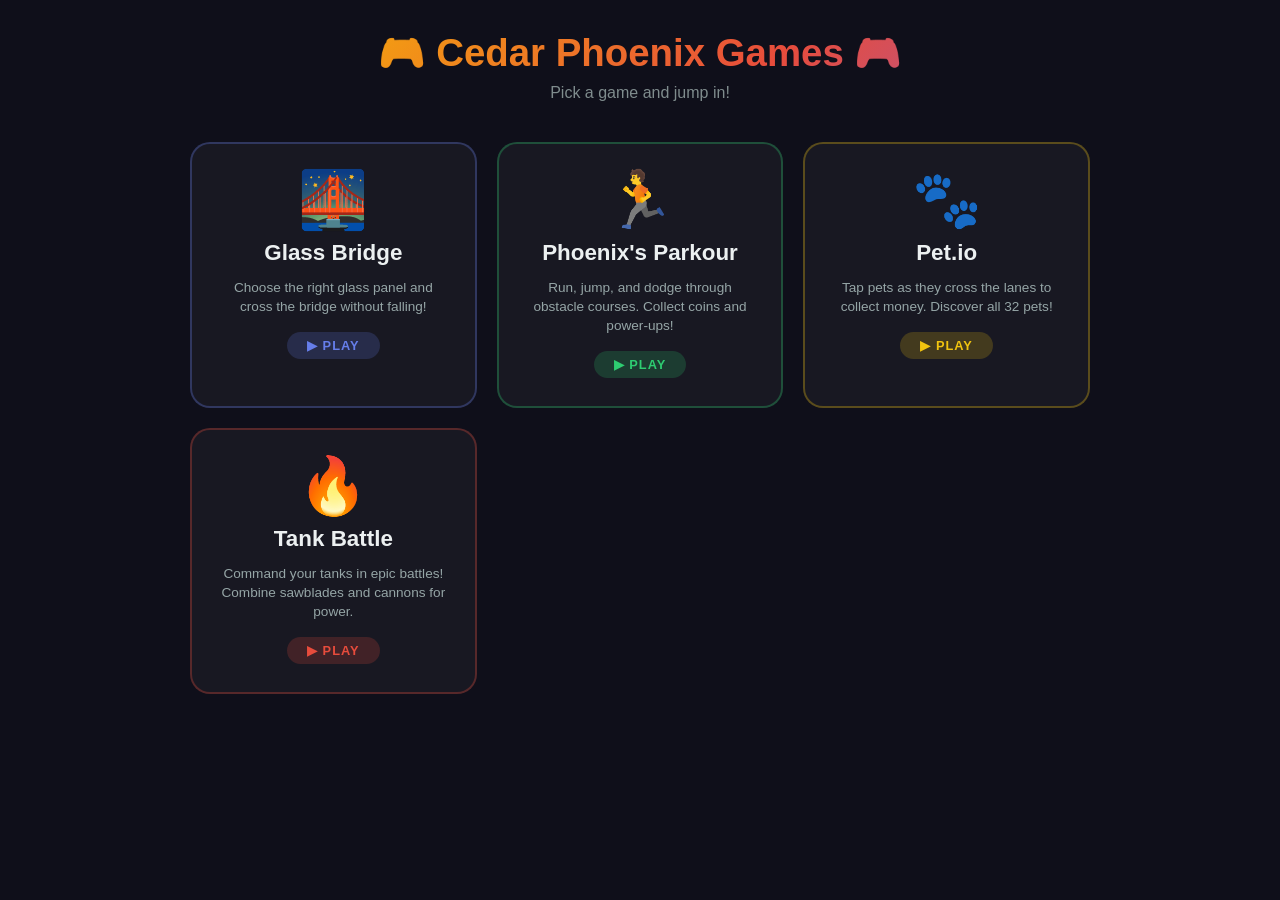
<file: index.html>
<!DOCTYPE html>
<html lang="en">
<head>
    <meta charset="UTF-8">
    <meta name="viewport" content="width=device-width, initial-scale=1.0, user-scalable=no">
    <title>Cedar Phoenix Games</title>
    <style>
        * {
            margin: 0;
            padding: 0;
            box-sizing: border-box;
        }

        body {
            font-family: 'Segoe UI', Tahoma, Geneva, Verdana, sans-serif;
            background: #0f0f1a;
            min-height: 100vh;
            display: flex;
            flex-direction: column;
            align-items: center;
            padding: 30px 16px;
            color: #ecf0f1;
            user-select: none;
            -webkit-user-select: none;
        }

        .logo {
            font-size: 2.4rem;
            font-weight: 900;
            text-align: center;
            margin-bottom: 8px;
            background: linear-gradient(135deg, #f39c12, #e74c3c, #9b59b6, #3498db, #2ecc71);
            background-size: 300% 300%;
            -webkit-background-clip: text;
            -webkit-text-fill-color: transparent;
            background-clip: text;
            animation: gradientShift 4s ease infinite;
        }

        .subtitle {
            font-size: 1rem;
            color: #7f8c8d;
            text-align: center;
            margin-bottom: 40px;
        }

        @keyframes gradientShift {
            0% { background-position: 0% 50%; }
            50% { background-position: 100% 50%; }
            100% { background-position: 0% 50%; }
        }

        .games-grid {
            display: grid;
            grid-template-columns: repeat(auto-fit, minmax(260px, 1fr));
            gap: 20px;
            max-width: 900px;
            width: 100%;
        }

        .game-card {
            background: rgba(255, 255, 255, 0.04);
            border: 2px solid rgba(255, 255, 255, 0.08);
            border-radius: 20px;
            padding: 28px 24px;
            text-align: center;
            cursor: pointer;
            transition: all 0.3s ease;
            text-decoration: none;
            color: inherit;
            display: flex;
            flex-direction: column;
            align-items: center;
            gap: 12px;
            -webkit-tap-highlight-color: transparent;
        }

        .game-card:hover {
            transform: translateY(-6px);
            border-color: rgba(255, 255, 255, 0.2);
            box-shadow: 0 12px 40px rgba(0, 0, 0, 0.4);
        }

        .game-card:active {
            transform: scale(0.97);
        }

        .game-icon {
            font-size: 3.5rem;
            line-height: 1;
        }

        .game-title {
            font-size: 1.4rem;
            font-weight: 800;
        }

        .game-desc {
            font-size: 0.85rem;
            color: #95a5a6;
            line-height: 1.4;
        }

        .play-tag {
            display: inline-block;
            padding: 6px 20px;
            border-radius: 20px;
            font-size: 0.8rem;
            font-weight: 700;
            letter-spacing: 1px;
            text-transform: uppercase;
            margin-top: 4px;
        }

        /* Individual card themes */
        .card-glass { border-color: rgba(102, 126, 234, 0.3); }
        .card-glass:hover { border-color: rgba(102, 126, 234, 0.6); box-shadow: 0 12px 40px rgba(102, 126, 234, 0.15); }
        .card-glass .play-tag { background: rgba(102, 126, 234, 0.2); color: #667eea; }

        .card-parkour { border-color: rgba(46, 204, 113, 0.3); }
        .card-parkour:hover { border-color: rgba(46, 204, 113, 0.6); box-shadow: 0 12px 40px rgba(46, 204, 113, 0.15); }
        .card-parkour .play-tag { background: rgba(46, 204, 113, 0.2); color: #2ecc71; }

        .card-petio { border-color: rgba(241, 196, 15, 0.3); }
        .card-petio:hover { border-color: rgba(241, 196, 15, 0.6); box-shadow: 0 12px 40px rgba(241, 196, 15, 0.15); }
        .card-petio .play-tag { background: rgba(241, 196, 15, 0.2); color: #f1c40f; }

        .card-tanks { border-color: rgba(231, 76, 60, 0.3); }
        .card-tanks:hover { border-color: rgba(231, 76, 60, 0.6); box-shadow: 0 12px 40px rgba(231, 76, 60, 0.15); }
        .card-tanks .play-tag { background: rgba(231, 76, 60, 0.2); color: #e74c3c; }

        @media (max-width: 600px) {
            .logo { font-size: 1.8rem; }
            .games-grid { grid-template-columns: 1fr; gap: 14px; }
            .game-card { padding: 22px 18px; }
            .game-icon { font-size: 2.8rem; }
            .game-title { font-size: 1.2rem; }
        }
    </style>
</head>
<body>
    <div class="logo">🎮 Cedar Phoenix Games 🎮</div>
    <p class="subtitle">Pick a game and jump in!</p>

    <div class="games-grid">
        <a href="GlassBridge/index.html" class="game-card card-glass">
            <div class="game-icon">🌉</div>
            <div class="game-title">Glass Bridge</div>
            <div class="game-desc">Choose the right glass panel and cross the bridge without falling!</div>
            <span class="play-tag">▶ Play</span>
        </a>

        <a href="ObstacleCourse/index.html" class="game-card card-parkour">
            <div class="game-icon">🏃</div>
            <div class="game-title">Phoenix's Parkour</div>
            <div class="game-desc">Run, jump, and dodge through obstacle courses. Collect coins and power-ups!</div>
            <span class="play-tag">▶ Play</span>
        </a>

        <a href="PetIo/index.html" class="game-card card-petio">
            <div class="game-icon">🐾</div>
            <div class="game-title">Pet.io</div>
            <div class="game-desc">Tap pets as they cross the lanes to collect money. Discover all 32 pets!</div>
            <span class="play-tag">▶ Play</span>
        </a>

        <a href="Tanks/index.html" class="game-card card-tanks">
            <div class="game-icon">🔥</div>
            <div class="game-title">Tank Battle</div>
            <div class="game-desc">Command your tanks in epic battles! Combine sawblades and cannons for power.</div>
            <span class="play-tag">▶ Play</span>
        </a>
    </div>
</body>
</html>
</file>
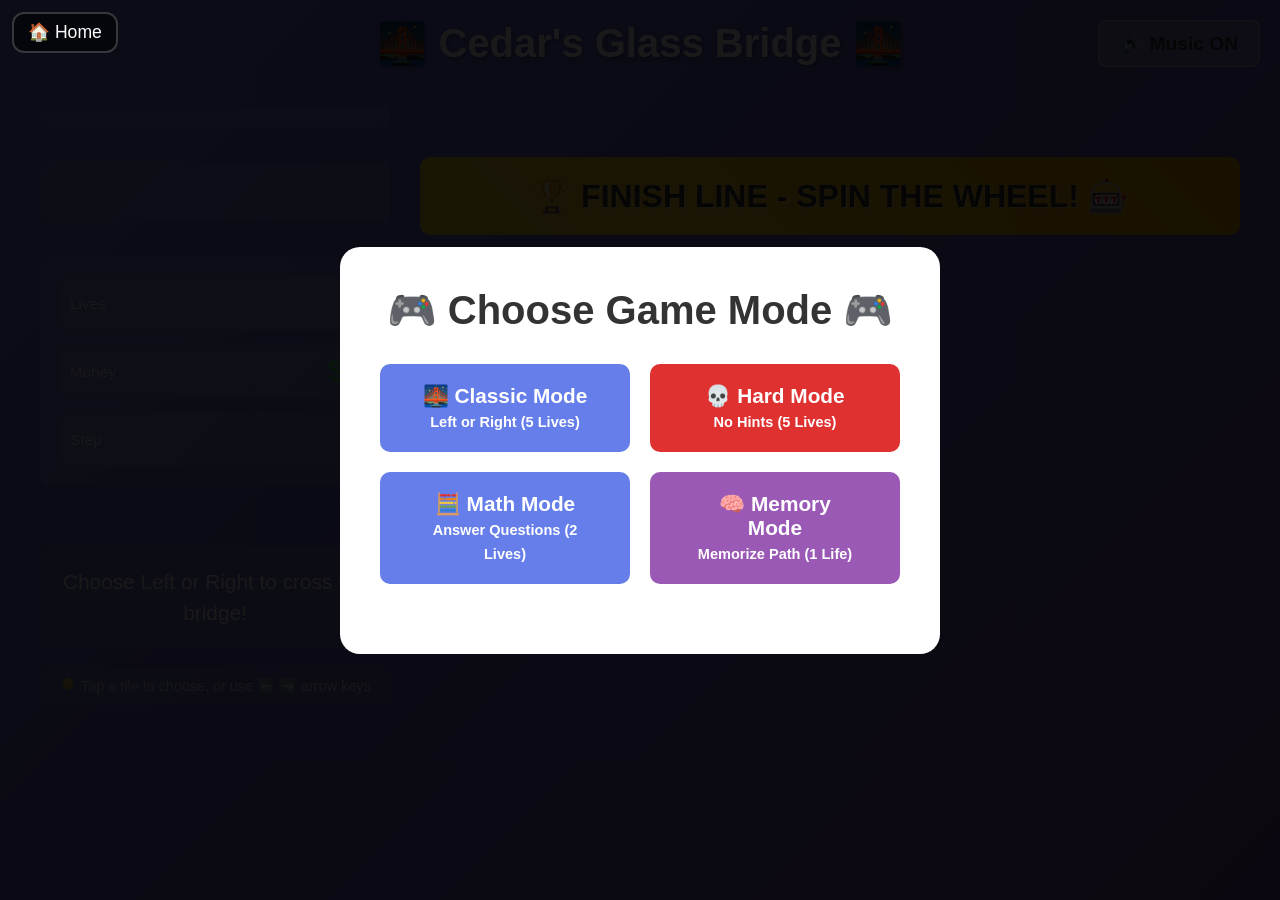
<file: GlassBridge/index.html>
<!DOCTYPE html>
<html lang="en">
<head>
    <meta charset="UTF-8">
    <meta name="viewport" content="width=device-width, initial-scale=1.0, user-scalable=no">
    <title>Cedar's Glass Bridge</title>
    <style>
        * {
            margin: 0;
            padding: 0;
            box-sizing: border-box;
        }

        body {
            font-family: 'Arial', sans-serif;
            background: linear-gradient(135deg, #667eea 0%, #764ba2 100%);
            min-height: 100vh;
            display: flex;
            flex-direction: column;
            align-items: center;
            padding: 20px;
            color: white;
            user-select: none;
            -webkit-user-select: none;
        }

        .game-container {
            max-width: 1200px;
            width: 100%;
            display: flex;
            gap: 30px;
            align-items: flex-start;
        }

        .info-panel {
            flex: 0 0 350px;
            display: flex;
            flex-direction: column;
            gap: 20px;
        }

        .bridge-panel {
            flex: 1;
            display: flex;
            flex-direction: column;
        }

        .header {
            text-align: center;
            margin-bottom: 30px;
            width: 100%;
        }

        h1 {
            font-size: 2.5em;
            margin-bottom: 10px;
            text-shadow: 2px 2px 4px rgba(0,0,0,0.3);
        }

        .main-content {
            width: 100%;
        }

        .stats {
            display: flex;
            flex-direction: column;
            gap: 15px;
            background: rgba(255,255,255,0.1);
            padding: 20px;
            border-radius: 10px;
            font-size: 1.2em;
        }

        .stat-item {
            display: flex;
            justify-content: space-between;
            align-items: center;
            padding: 10px;
            background: rgba(255,255,255,0.1);
            border-radius: 8px;
        }

        .stat-label {
            font-size: 0.8em;
            opacity: 0.9;
        }

        .stat-value {
            font-size: 1.5em;
            font-weight: bold;
        }

        .lives {
            color: #ff6b6b;
        }

        .money {
            color: #51cf66;
        }

        .step-number {
            color: #ffd43b;
        }

        .bridge {
            display: flex;
            flex-direction: column;
            gap: 15px;
            margin-bottom: 30px;
        }

        .step {
            display: flex;
            gap: 20px;
            justify-content: center;
            align-items: center;
        }

        .step-label {
            font-size: 1.2em;
            font-weight: bold;
            width: 60px;
            text-align: center;
        }

        .tiles {
            display: flex;
            gap: 20px;
        }

        .tile {
            width: 120px;
            height: 80px;
            background: rgba(255,255,255,0.2);
            border: 3px solid rgba(255,255,255,0.4);
            border-radius: 10px;
            cursor: pointer;
            transition: all 0.3s ease;
            display: flex;
            align-items: center;
            justify-content: center;
            font-size: 1.5em;
            touch-action: manipulation;
            -webkit-tap-highlight-color: transparent;
        }

        .tile:hover:not(.disabled):not(.correct):not(.wrong) {
            transform: scale(1.05);
            background: rgba(255,255,255,0.3);
            box-shadow: 0 5px 15px rgba(0,0,0,0.3);
        }

        .tile.disabled {
            cursor: not-allowed;
            opacity: 0.5;
        }

        .tile.correct {
            background: #51cf66;
            border-color: #2f9e44;
            animation: pulse 0.5s;
        }

        .tile.wrong {
            background: #ff6b6b;
            border-color: #c92a2a;
            animation: shake 0.5s;
        }

        .tile.safe-path {
            background: rgba(81, 207, 102, 0.4);
            border-color: #51cf66;
        }

        .tile.memory-flash {
            background: #ffd43b;
            border-color: #fab005;
            opacity: 1 !important;
            cursor: default;
            animation: pulse 0.8s infinite alternate;
        }

        @keyframes pulse {
            0%, 100% { transform: scale(1); }
            50% { transform: scale(1.1); }
        }

        @keyframes shake {
            0%, 100% { transform: translateX(0); }
            25% { transform: translateX(-10px); }
            75% { transform: translateX(10px); }
        }

        .message {
            text-align: center;
            font-size: 1.3em;
            padding: 20px;
            background: rgba(255,255,255,0.1);
            border-radius: 10px;
            min-height: 100px;
            display: flex;
            align-items: center;
            justify-content: center;
            line-height: 1.5;
        }

        .finish-line {
            text-align: center;
            font-size: 2em;
            padding: 20px;
            background: linear-gradient(45deg, #ffd43b, #fab005);
            color: #333;
            border-radius: 10px;
            margin-top: 20px;
            font-weight: bold;
            text-shadow: 1px 1px 2px rgba(255,255,255,0.5);
        }

        button {
            padding: 12px 30px;
            font-size: 1.1em;
            background: #fab005;
            border: none;
            border-radius: 8px;
            cursor: pointer;
            color: #333;
            font-weight: bold;
            transition: all 0.3s;
        }

        button:hover {
            background: #ffd43b;
            transform: translateY(-2px);
            box-shadow: 0 5px 15px rgba(0,0,0,0.3);
        }

        .game-over {
            text-align: center;
            padding: 30px;
            background: rgba(255,107,107,0.2);
            border: 3px solid #ff6b6b;
            border-radius: 15px;
            margin: 20px 0;
        }

        .game-over h2 {
            font-size: 2em;
            margin-bottom: 15px;
        }

        .controls-hint {
            font-size: 0.9em;
            opacity: 0.8;
            padding: 10px;
            background: rgba(255,255,255,0.1);
            border-radius: 8px;
        }

        .music-toggle {
            position: fixed;
            top: 20px;
            right: 20px;
            padding: 10px 20px;
            background: rgba(255,255,255,0.2);
            border: 2px solid rgba(255,255,255,0.4);
            border-radius: 8px;
            cursor: pointer;
            font-size: 1.2em;
            transition: all 0.3s;
        }

        .music-toggle:hover {
            background: rgba(255,255,255,0.3);
        }

        .wheel-modal {
            display: none;
            position: fixed;
            top: 0;
            left: 0;
            width: 100%;
            height: 100%;
            background: rgba(0,0,0,0.8);
            z-index: 1000;
            justify-content: center;
            align-items: center;
        }

        .wheel-modal.active {
            display: flex;
        }

        .wheel-container {
            background: white;
            padding: 30px;
            border-radius: 20px;
            text-align: center;
            position: relative;
        }

        .wheel-title {
            color: #333;
            font-size: 2em;
            margin-bottom: 20px;
        }

        .wheel-wrapper {
            position: relative;
            width: 400px;
            height: 400px;
            margin: 0 auto;
        }

        .wheel-pointer {
            position: absolute;
            top: -15px;
            left: 50%;
            transform: translateX(-50%);
            width: 0;
            height: 0;
            border-left: 15px solid transparent;
            border-right: 15px solid transparent;
            border-top: 30px solid #ff6b6b;
            z-index: 10;
        }

        .wheel {
            width: 400px;
            height: 400px;
            border-radius: 50%;
            border: 8px solid #333;
            position: relative;
            transition: transform 4s cubic-bezier(0.17, 0.67, 0.12, 0.99);
            overflow: hidden;
        }

        .wheel.spinning {
            transition: transform 6s cubic-bezier(0.17, 0.67, 0.12, 0.99);
        }

        .wheel-segment {
            position: absolute;
            width: 50%;
            height: 50%;
            transform-origin: 100% 100%;
            display: flex;
            align-items: center;
            justify-content: center;
            font-weight: bold;
            font-size: 0.9em;
            color: white;
            text-shadow: 1px 1px 2px rgba(0,0,0,0.5);
            overflow: hidden;
        }

        .segment-content {
            transform: rotate(30deg) translateX(60px);
            text-align: center;
            width: 120px;
        }

        .wheel-result {
            margin-top: 30px;
            color: #333;
            font-size: 1.8em;
            font-weight: bold;
            min-height: 60px;
        }

        .power-up-indicator {
            display: inline-block;
            padding: 5px 10px;
            background: rgba(255, 215, 0, 0.3);
            border: 2px solid #ffd700;
            border-radius: 5px;
            margin-left: 10px;
            font-size: 0.8em;
        }

        .mode-selector {
            position: fixed;
            top: 0;
            left: 0;
            width: 100%;
            height: 100%;
            background: rgba(0,0,0,0.9);
            z-index: 2000;
            display: flex;
            justify-content: center;
            align-items: center;
        }

        .mode-selector.hidden {
            display: none;
        }

        .mode-content {
            background: white;
            padding: 40px;
            border-radius: 20px;
            text-align: center;
            max-width: 600px;
        }

        .mode-content h2 {
            color: #333;
            font-size: 2.5em;
            margin-bottom: 30px;
        }

        .mode-buttons {
            display: grid;
            grid-template-columns: repeat(2, 1fr);
            gap: 20px;
            margin-bottom: 30px;
        }

        .mode-btn {
            padding: 20px 40px;
            font-size: 1.3em;
            background: #667eea;
            color: white;
            border: none;
            border-radius: 10px;
            cursor: pointer;
            font-weight: bold;
            transition: all 0.3s;
            min-width: 200px;
        }

        .mode-btn:hover {
            background: #764ba2;
            transform: scale(1.05);
        }

        .mode-btn-hard {
            background: #e03131;
        }

        .mode-btn-hard:hover {
            background: #c92a2a;
        }

        .mode-btn-memory {
            background: #9b59b6;
        }

        .mode-btn-memory:hover {
            background: #7d3c98;
        }

        .grade-selector {
            margin-top: 20px;
        }

        .grade-selector.hidden {
            display: none;
        }

        .grade-selector h3 {
            color: #333;
            margin-bottom: 15px;
        }

        .grade-buttons {
            display: grid;
            grid-template-columns: repeat(4, 1fr);
            gap: 10px;
            margin-bottom: 20px;
        }

        .grade-btn {
            padding: 15px;
            font-size: 1.1em;
            background: #51cf66;
            color: white;
            border: none;
            border-radius: 8px;
            cursor: pointer;
            font-weight: bold;
            transition: all 0.3s;
        }

        .grade-btn:hover {
            background: #2f9e44;
            transform: scale(1.05);
        }

        .math-question {
            background: rgba(255,255,255,0.15);
            padding: 15px;
            border-radius: 10px;
            margin-bottom: 15px;
            font-size: 1.4em;
            font-weight: bold;
            min-height: 60px;
            display: flex;
            align-items: center;
            justify-content: center;
        }

        .tile.math-tile {
            font-size: 1.2em;
            flex-direction: column;
            padding: 10px;
        }

        .game-mode-badge {
            background: rgba(255,255,255,0.1);
            padding: 10px 20px;
            border-radius: 8px;
            font-size: 1em;
            margin-bottom: 15px;
        }
        .home-btn {
            position: fixed;
            top: 12px;
            left: 12px;
            z-index: 9999;
            background: rgba(0,0,0,0.5);
            border: 2px solid rgba(255,255,255,0.2);
            color: #fff;
            font-size: 1.1rem;
            padding: 8px 14px;
            border-radius: 12px;
            cursor: pointer;
            text-decoration: none;
            -webkit-tap-highlight-color: transparent;
            transition: all 0.2s;
        }
        .home-btn:hover { background: rgba(0,0,0,0.7); border-color: rgba(255,255,255,0.4); }
    </style>
</head>
<body>
    <a href="../index.html" class="home-btn">🏠 Home</a>
    <div class="mode-selector" id="mode-selector">
        <div class="mode-content">
            <h2>🎮 Choose Game Mode 🎮</h2>
            <div class="mode-buttons">
                <button class="mode-btn" onclick="selectMode('classic')">🌉 Classic Mode<br><small style="font-size: 0.7em;">Left or Right (5 Lives)</small></button>
                <button class="mode-btn mode-btn-hard" onclick="selectMode('hard')">💀 Hard Mode<br><small style="font-size: 0.7em;">No Hints (5 Lives)</small></button>
                <button class="mode-btn" onclick="selectMode('math')">🧮 Math Mode<br><small style="font-size: 0.7em;">Answer Questions (2 Lives)</small></button>
                <button class="mode-btn mode-btn-memory" onclick="selectMode('memory')">🧠 Memory Mode<br><small style="font-size: 0.7em;">Memorize Path (1 Life)</small></button>
            </div>
            <div class="grade-selector hidden" id="grade-selector">
                <h3>Select Grade Level:</h3>
                <div class="grade-buttons">
                    <button class="grade-btn" onclick="startMathMode(1)">Grade 1</button>
                    <button class="grade-btn" onclick="startMathMode(2)">Grade 2</button>
                    <button class="grade-btn" onclick="startMathMode(3)">Grade 3</button>
                    <button class="grade-btn" onclick="startMathMode(4)">Grade 4</button>
                    <button class="grade-btn" onclick="startMathMode(5)">Grade 5</button>
                    <button class="grade-btn" onclick="startMathMode(6)">Grade 6</button>
                    <button class="grade-btn" onclick="startMathMode(7)">Grade 7</button>
                    <button class="grade-btn" onclick="startMathMode(8)">Grade 8</button>
                </div>
            </div>
        </div>
    </div>

    <div class="header">
        <h1>🌉 Cedar's Glass Bridge 🌉</h1>
    </div>

    <div class="game-container">
        <div class="info-panel">
            <div class="game-mode-badge" id="mode-badge"></div>
            
            <div class="math-question hidden" id="math-question"></div>
            
            <div class="stats">
                <div class="stat-item">
                    <span class="stat-label">Lives</span>
                    <span class="stat-value lives" id="lives">5</span>
                </div>
                <div class="stat-item">
                    <span class="stat-label">Money</span>
                    <span class="stat-value money" id="money">$0</span>
                </div>
                <div class="stat-item">
                    <span class="stat-label">Step</span>
                    <span class="stat-value step-number" id="current-step">1</span>
                </div>
            </div>

            <div id="power-ups" style="text-align: center; padding: 10px; font-size: 1.1em;"></div>

            <div class="message" id="message">Choose Left or Right to cross the bridge!</div>

            <div class="controls-hint" style="text-align: center;">💡 Tap a tile to choose, or use ⬅️ ➡️ arrow keys</div>
        </div>

        <div class="bridge-panel">
            <div class="bridge" id="bridge"></div>
            <div class="finish-line">🏆 FINISH LINE - SPIN THE WHEEL! 🎰</div>
        </div>
    </div>

    <div class="wheel-modal" id="wheel-modal">
        <div class="wheel-container">
            <div class="wheel-title">🎰 PRIZE WHEEL! 🎰</div>
            <div class="wheel-wrapper">
                <div class="wheel-pointer"></div>
                <div class="wheel" id="wheel"></div>
            </div>
            <div class="wheel-result" id="wheel-result"></div>
        </div>
    </div>

    <button class="music-toggle" id="music-toggle" onclick="toggleMusic()">🔊 Music ON</button>

    <script>
        const TOTAL_STEPS = 8;
        const MAX_LIVES = 5;
        const MATH_MODE_LIVES = 2;
        const HARD_MODE_LIVES = 5;
        const MEMORY_MODE_LIVES = 1;

        // Prize wheel configuration
        const PRIZES = [
            { name: '$8,000', value: 8000, probability: 0.50, color: '#51cf66', type: 'money' },
            { name: '$13,000', value: 13000, probability: 0.20, color: '#4dabf7', type: 'money' },
            { name: '$20,000', value: 20000, probability: 0.10, color: '#ff6b6b', type: 'money' },
            { name: 'Free Step', value: 1, probability: 0.10, color: '#ffd43b', type: 'freeStep' },
            { name: 'Bonus Life', value: 1, probability: 0.07, color: '#ff69b4', type: 'bonusLife' },
            { name: '$100,000', value: 100000, probability: 0.03, color: '#9b59b6', type: 'money' }
        ];

        let gameMode = 'classic'; // 'classic', 'hard', 'math', or 'memory'
        let gradeLevel = 1;
        let currentStep = 0;
        let lives = MAX_LIVES;
        let money = 0;
        let correctPath = [];
        let learnedPath = [];
        let gameActive = true;
        let isMemoryFlashing = false;
        let freeStepsAvailable = 0;
        let bonusLivesAvailable = 0;
        let currentQuestion = null;

        // Audio context for sounds
        let audioContext = null;
        let backgroundMusicNode = null;
        let musicEnabled = true;

        // Initialize audio context
        function initAudio() {
            if (!audioContext) {
                audioContext = new (window.AudioContext || window.webkitAudioContext)();
                startBackgroundMusic();
            }
        }

        // Play a tone
        function playTone(frequency, duration, type = 'sine') {
            if (!audioContext || !musicEnabled) return;
            
            const oscillator = audioContext.createOscillator();
            const gainNode = audioContext.createGain();
            
            oscillator.connect(gainNode);
            gainNode.connect(audioContext.destination);
            
            oscillator.frequency.value = frequency;
            oscillator.type = type;
            
            gainNode.gain.setValueAtTime(0.1, audioContext.currentTime);
            gainNode.gain.exponentialRampToValueAtTime(0.01, audioContext.currentTime + duration);
            
            oscillator.start(audioContext.currentTime);
            oscillator.stop(audioContext.currentTime + duration);
        }

        // Play success sound
        function playSuccessSound() {
            if (!musicEnabled) return;
            playTone(523.25, 0.1); // C5
            setTimeout(() => playTone(659.25, 0.15), 100); // E5
        }

        // Play error sound
        function playErrorSound() {
            if (!musicEnabled) return;
            playTone(200, 0.15, 'sawtooth');
            setTimeout(() => playTone(150, 0.2, 'sawtooth'), 150);
        }

        // Play win sound
        function playWinSound() {
            if (!musicEnabled) return;
            const notes = [523.25, 587.33, 659.25, 783.99]; // C, D, E, G
            notes.forEach((note, i) => {
                setTimeout(() => playTone(note, 0.2), i * 100);
            });
        }

        // Background music
        function startBackgroundMusic() {
            if (!audioContext || !musicEnabled || backgroundMusicNode) return;
            
            const oscillator1 = audioContext.createOscillator();
            const oscillator2 = audioContext.createOscillator();
            const oscillator3 = audioContext.createOscillator();
            const gainNode = audioContext.createGain();
            
            oscillator1.connect(gainNode);
            oscillator2.connect(gainNode);
            oscillator3.connect(gainNode);
            gainNode.connect(audioContext.destination);
            
            // Soothing ambient chord - A minor
            oscillator1.frequency.value = 220.00; // A3
            oscillator2.frequency.value = 261.63; // C4
            oscillator3.frequency.value = 329.63; // E4
            
            oscillator1.type = 'triangle';
            oscillator2.type = 'triangle';
            oscillator3.type = 'triangle';
            
            gainNode.gain.setValueAtTime(0.02, audioContext.currentTime);
            
            oscillator1.start();
            oscillator2.start();
            oscillator3.start();
            
            backgroundMusicNode = { oscillator1, oscillator2, oscillator3, gainNode };
        }

        // Stop background music
        function stopBackgroundMusic() {
            if (backgroundMusicNode) {
                backgroundMusicNode.oscillator1.stop();
                backgroundMusicNode.oscillator2.stop();
                backgroundMusicNode.oscillator3.stop();
                backgroundMusicNode = null;
            }
        }

        // Toggle music
        function toggleMusic() {
            musicEnabled = !musicEnabled;
            const button = document.getElementById('music-toggle');
            
            if (musicEnabled) {
                button.textContent = '🔊 Music ON';
                initAudio();
            } else {
                button.textContent = '🔇 Music OFF';
                stopBackgroundMusic();
            }
        }

        // Mode selection
        function selectMode(mode) {
            if (mode === 'classic') {
                gameMode = 'classic';
                lives = MAX_LIVES;
                document.getElementById('mode-selector').classList.add('hidden');
                initGame();
            } else if (mode === 'hard') {
                gameMode = 'hard';
                lives = HARD_MODE_LIVES;
                document.getElementById('mode-selector').classList.add('hidden');
                initGame();
            } else if (mode === 'memory') {
                gameMode = 'memory';
                lives = MEMORY_MODE_LIVES;
                document.getElementById('mode-selector').classList.add('hidden');
                initGame();
            } else if (mode === 'math') {
                document.getElementById('grade-selector').classList.remove('hidden');
            }
        }

        function startMathMode(grade) {
            gameMode = 'math';
            gradeLevel = grade;
            lives = MATH_MODE_LIVES;
            document.getElementById('mode-selector').classList.add('hidden');
            initGame();
        }

        // Generate math question based on grade level
        function generateMathQuestion() {
            let question, answer, wrongAnswer;
            
            switch(gradeLevel) {
                case 1: // Addition and subtraction 1-20
                    if (Math.random() > 0.5) {
                        const a = Math.floor(Math.random() * 10) + 1;
                        const b = Math.floor(Math.random() * 10) + 1;
                        answer = a + b;
                        question = `${a} + ${b} = ?`;
                    } else {
                        const a = Math.floor(Math.random() * 15) + 5;
                        const b = Math.floor(Math.random() * a) + 1;
                        answer = a - b;
                        question = `${a} - ${b} = ?`;
                    }
                    wrongAnswer = answer + (Math.random() > 0.5 ? Math.floor(Math.random() * 5) + 1 : -(Math.floor(Math.random() * 5) + 1));
                    break;
                    
                case 2: // Addition and subtraction 1-100
                    if (Math.random() > 0.5) {
                        const a = Math.floor(Math.random() * 50) + 1;
                        const b = Math.floor(Math.random() * 50) + 1;
                        answer = a + b;
                        question = `${a} + ${b} = ?`;
                    } else {
                        const a = Math.floor(Math.random() * 80) + 20;
                        const b = Math.floor(Math.random() * a) + 1;
                        answer = a - b;
                        question = `${a} - ${b} = ?`;
                    }
                    wrongAnswer = answer + (Math.random() > 0.5 ? Math.floor(Math.random() * 10) + 1 : -(Math.floor(Math.random() * 10) + 1));
                    break;
                    
                case 3: // Multiplication and division basics
                    if (Math.random() > 0.5) {
                        const a = Math.floor(Math.random() * 10) + 1;
                        const b = Math.floor(Math.random() * 10) + 1;
                        answer = a * b;
                        question = `${a} × ${b} = ?`;
                        wrongAnswer = answer + (Math.random() > 0.5 ? Math.floor(Math.random() * 10) + 1 : -(Math.floor(Math.random() * 10) + 1));
                    } else {
                        const b = Math.floor(Math.random() * 10) + 1;
                        const answer_temp = Math.floor(Math.random() * 10) + 1;
                        const a = b * answer_temp;
                        answer = answer_temp;
                        question = `${a} ÷ ${b} = ?`;
                        wrongAnswer = answer + (Math.random() > 0.5 ? Math.floor(Math.random() * 5) + 1 : -(Math.floor(Math.random() * 5) + 1));
                    }
                    break;
                    
                case 4: // Multi-digit multiplication, fractions
                    if (Math.random() > 0.6) {
                        const a = Math.floor(Math.random() * 20) + 10;
                        const b = Math.floor(Math.random() * 10) + 1;
                        answer = a * b;
                        question = `${a} × ${b} = ?`;
                        wrongAnswer = answer + (Math.random() > 0.5 ? Math.floor(Math.random() * 20) + 5 : -(Math.floor(Math.random() * 20) + 5));
                    } else {
                        const num1 = Math.floor(Math.random() * 5) + 1;
                        const num2 = Math.floor(Math.random() * 5) + 1;
                        const den = Math.floor(Math.random() * 8) + 2;
                        answer = num1 + num2;
                        question = `${num1}/${den} + ${num2}/${den} = ?/${den}`;
                        wrongAnswer = answer + (Math.random() > 0.5 ? 1 : -1);
                    }
                    break;
                    
                case 5: // Decimals, percentages
                    if (Math.random() > 0.5) {
                        const a = (Math.floor(Math.random() * 50) + 10) / 10;
                        const b = (Math.floor(Math.random() * 50) + 10) / 10;
                        answer = Math.round((a + b) * 10) / 10;
                        question = `${a} + ${b} = ?`;
                        wrongAnswer = Math.round((answer + (Math.random() > 0.5 ? 0.5 : -0.5)) * 10) / 10;
                    } else {
                        const num = Math.floor(Math.random() * 90) + 10;
                        const percent = Math.floor(Math.random() * 9) + 1;
                        answer = Math.round(num * percent / 10);
                        question = `${percent * 10}% of ${num} = ?`;
                        wrongAnswer = answer + (Math.random() > 0.5 ? Math.floor(Math.random() * 10) + 1 : -(Math.floor(Math.random() * 10) + 1));
                    }
                    break;
                    
                case 6: // Ratios, negative numbers
                    if (Math.random() > 0.5) {
                        const a = Math.floor(Math.random() * 20) - 10;
                        const b = Math.floor(Math.random() * 20) - 10;
                        answer = a + b;
                        question = `${a} + ${b} = ?`;
                        wrongAnswer = answer + (Math.random() > 0.5 ? Math.floor(Math.random() * 5) + 1 : -(Math.floor(Math.random() * 5) + 1));
                    } else {
                        const a = Math.floor(Math.random() * 10) + 2;
                        const b = Math.floor(Math.random() * 10) + 2;
                        const mult = Math.floor(Math.random() * 5) + 2;
                        answer = b * mult;
                        question = `${a}:${b} = ${a * mult}:?`;
                        wrongAnswer = answer + (Math.random() > 0.5 ? Math.floor(Math.random() * 5) + 1 : -(Math.floor(Math.random() * 5) + 1));
                    }
                    break;
                    
                case 7: // Equations, exponents
                    if (Math.random() > 0.5) {
                        const x = Math.floor(Math.random() * 10) + 1;
                        const add = Math.floor(Math.random() * 20) + 1;
                        answer = x;
                        question = `x + ${add} = ${x + add}, x = ?`;
                        wrongAnswer = answer + (Math.random() > 0.5 ? Math.floor(Math.random() * 5) + 1 : -(Math.floor(Math.random() * 5) + 1));
                    } else {
                        const base = Math.floor(Math.random() * 5) + 2;
                        const exp = Math.floor(Math.random() * 3) + 2;
                        answer = Math.pow(base, exp);
                        question = `${base}^${exp} = ?`;
                        wrongAnswer = answer + (Math.random() > 0.5 ? Math.floor(Math.random() * 10) + 5 : -(Math.floor(Math.random() * 10) + 5));
                    }
                    break;
                    
                case 8: // Advanced algebra, pythagorean theorem
                    if (Math.random() > 0.5) {
                        const x = Math.floor(Math.random() * 10) + 1;
                        const mult = Math.floor(Math.random() * 5) + 2;
                        const result = x * mult;
                        answer = x;
                        question = `${mult}x = ${result}, x = ?`;
                        wrongAnswer = answer + (Math.random() > 0.5 ? Math.floor(Math.random() * 3) + 1 : -(Math.floor(Math.random() * 3) + 1));
                    } else {
                        const a = Math.floor(Math.random() * 10) + 3;
                        const b = Math.floor(Math.random() * 10) + 3;
                        answer = Math.round(Math.sqrt(a * a + b * b));
                        question = `√(${a}² + ${b}²) ≈ ?`;
                        wrongAnswer = answer + (Math.random() > 0.5 ? Math.floor(Math.random() * 3) + 1 : -(Math.floor(Math.random() * 3) + 1));
                    }
                    break;
            }
            
            // Make sure wrong answer is different and positive if needed
            while (wrongAnswer === answer || wrongAnswer < 0) {
                wrongAnswer = answer + (Math.random() > 0.5 ? Math.floor(Math.random() * 10) + 1 : -(Math.floor(Math.random() * 10) + 1));
            }
            
            // Randomly assign correct answer to left or right
            const correctSide = Math.floor(Math.random() * 2);
            
            return {
                question: question,
                correctAnswer: answer,
                wrongAnswer: wrongAnswer,
                correctSide: correctSide
            };
        }

        // Initialize the game
        function initGame() {
            currentStep = 0;
            gameActive = true;
            isMemoryFlashing = false;
            
            if (gameMode === 'math') {
                document.getElementById('mode-badge').textContent = `🧮 Math Mode - Grade ${gradeLevel}`;
                document.getElementById('math-question').classList.remove('hidden');
                updateMessage("Answer the math question to choose the correct path!");
            } else if (gameMode === 'hard') {
                document.getElementById('mode-badge').textContent = '💀 Hard Mode';
                document.getElementById('math-question').classList.add('hidden');
                updateMessage("Choose Left or Right — no hints this time!");
            } else if (gameMode === 'memory') {
                document.getElementById('mode-badge').textContent = '🧠 Memory Mode';
                document.getElementById('math-question').classList.add('hidden');
                updateMessage("Get ready to memorize the path...");
            } else {
                document.getElementById('mode-badge').textContent = '🌉 Classic Mode';
                document.getElementById('math-question').classList.add('hidden');
                updateMessage("Choose Left or Right to cross the bridge!");
            }
            
            generateCorrectPath();
            renderBridge();
            updateStats();
            updatePowerUpDisplay();

            if (gameMode === 'memory') {
                startMemoryFlash();
            }
        }

        // Generate random correct path (0 = left, 1 = right)
        function generateCorrectPath() {
            correctPath = [];
            for (let i = 0; i < TOTAL_STEPS; i++) {
                if (gameMode === 'math') {
                    correctPath.push(generateMathQuestion());
                } else {
                    correctPath.push(Math.floor(Math.random() * 2));
                }
            }
            if (gameMode === 'classic') {
                console.log("New path generated:", correctPath.map(p => p === 0 ? "Left" : "Right"));
            }
        }

        // Flash the correct path for memory mode, then hide it
        function startMemoryFlash() {
            gameActive = false;
            isMemoryFlashing = true;
            renderBridge();

            let countdown = 3;
            updateMessage(`🧠 Memorize the path! Hiding in ${countdown}...`);

            const countdownInterval = setInterval(() => {
                countdown--;
                if (countdown > 0) {
                    updateMessage(`🧠 Memorize the path! Hiding in ${countdown}...`);
                } else {
                    clearInterval(countdownInterval);
                    isMemoryFlashing = false;
                    gameActive = true;
                    renderBridge();
                    updateMessage("The path is hidden. Trust your memory — you only have 1 life! 🧠");
                }
            }, 1000);
        }

        // Render the bridge
        function renderBridge() {
            const bridge = document.getElementById('bridge');
            bridge.innerHTML = '';

            for (let step = 0; step < TOTAL_STEPS; step++) {
                const stepDiv = document.createElement('div');
                stepDiv.className = 'step';

                const label = document.createElement('div');
                label.className = 'step-label';
                label.textContent = `Step ${step + 1}`;
                stepDiv.appendChild(label);

                const tilesDiv = document.createElement('div');
                tilesDiv.className = 'tiles';

                // Left tile
                const leftTile = createTile(step, 0);
                tilesDiv.appendChild(leftTile);

                // Right tile
                const rightTile = createTile(step, 1);
                tilesDiv.appendChild(rightTile);

                stepDiv.appendChild(tilesDiv);
                bridge.appendChild(stepDiv);
            }
        }

        // Create a tile
        function createTile(step, side) {
            const tile = document.createElement('div');
            tile.className = 'tile';
            
            if (gameMode === 'math') {
                tile.classList.add('math-tile');
                const question = correctPath[step];
                const answer = side === question.correctSide ? question.correctAnswer : question.wrongAnswer;
                tile.textContent = answer;
                
                // Show current question
                if (step === currentStep) {
                    currentQuestion = question;
                    document.getElementById('math-question').textContent = question.question;
                }
            } else {
                tile.textContent = side === 0 ? '⬅️' : '➡️';
            }

            // Show correct path during memory flash
            if (gameMode === 'memory' && isMemoryFlashing && correctPath[step] === side) {
                tile.classList.add('memory-flash');
            }

            // Show learned safe path in green (classic and math modes only)
            if ((gameMode === 'classic' || gameMode === 'math') && learnedPath[step] === side) {
                tile.classList.add('safe-path');
            }

            // Disable tiles that are not the current step
            if (step !== currentStep || !gameActive) {
                tile.classList.add('disabled');
            } else {
                tile.addEventListener('click', () => handleTileClick(step, side, tile));
            }

            return tile;
        }

        // Handle tile click
        function handleTileClick(step, side, tile) {
            if (!gameActive || step !== currentStep) return;

            // Disable all tiles temporarily
            gameActive = false;
            const allTiles = document.querySelectorAll('.tile');
            allTiles.forEach(t => t.classList.add('disabled'));

            let isCorrect = false;
            if (gameMode === 'math') {
                const question = correctPath[step];
                isCorrect = (side === question.correctSide);
            } else {
                isCorrect = (correctPath[step] === side);
            }

            if (isCorrect) {
                // Correct choice!
                if (gameMode !== 'hard') {
                    tile.classList.add('correct');
                }
                learnedPath[step] = side;
                playSuccessSound();
                
                setTimeout(() => {
                    currentStep++;
                    
                    if (currentStep >= TOTAL_STEPS) {
                        // Won!
                        winRound();
                    } else {
                        // Move to next step
                        updateMessage(`Great! Move to Step ${currentStep + 1}`);
                        gameActive = true;
                        renderBridge();
                        updateStats();
                    }
                }, 1000);
            } else {
                // Wrong choice!
                tile.classList.add('wrong');
                
                // Check if player has a free step to use
                if (freeStepsAvailable > 0) {
                    freeStepsAvailable--;
                    playSuccessSound();
                    updatePowerUpDisplay();
                    
                    setTimeout(() => {
                        updateMessage(`⭐ Free Step used! No penalty. Move to Step ${currentStep + 1}`);
                        currentStep++;
                        
                        if (currentStep >= TOTAL_STEPS) {
                            winRound();
                        } else {
                            gameActive = true;
                            renderBridge();
                            updateStats();
                        }
                    }, 1000);
                } else {
                    lives--;
                    playErrorSound();
                    
                    setTimeout(() => {
                        if (lives <= 0) {
                            // Check for bonus life
                            if (bonusLivesAvailable > 0) {
                                bonusLivesAvailable--;
                                lives = MAX_LIVES;
                                updateMessage(`💖 Bonus Life activated! Lives restored to ${MAX_LIVES}!`);
                                updatePowerUpDisplay();
                                updateStats();
                                
                                setTimeout(() => {
                                    updateMessage(`Continue from Step ${currentStep + 1}!`);
                                    currentStep = 0;
                                    gameActive = true;
                                    renderBridge();
                                }, 2000);
                            } else {
                                // Game over
                                gameOver();
                            }
                        } else {
                            // Try again
                            updateMessage(`💔 Wrong choice! Lives left: ${lives}. Try again!`);
                            currentStep = 0;
                            gameActive = true;
                            renderBridge();
                            updateStats();
                        }
                    }, 1500);
                }
            }
        }

        // Win the round
        function winRound() {
            if (gameMode === 'math') {
                lives = MATH_MODE_LIVES;
            } else if (gameMode === 'memory') {
                lives = MEMORY_MODE_LIVES;
            } else {
                lives = MAX_LIVES; // Restore lives!
            }
            bonusLivesAvailable++; // Award bonus life on each win!
            playWinSound();
            updateStats();
            updatePowerUpDisplay();
            updateMessage(`🎉 You made it! +1 Bonus Life! Spin the wheel for your prize!`);
            
            setTimeout(() => {
                showPrizeWheel();
            }, 1500);
        }

        // Create the prize wheel
        function createWheel() {
            const wheel = document.getElementById('wheel');
            wheel.innerHTML = '';
            
            // Create segments based on probabilities
            let segments = [];
            PRIZES.forEach(prize => {
                const count = Math.round(prize.probability * 100);
                for (let i = 0; i < count; i++) {
                    segments.push(prize);
                }
            });
            
            // Shuffle segments for visual variety
            segments = segments.sort(() => Math.random() - 0.5);
            
            const segmentAngle = 360 / segments.length;
            
            segments.forEach((prize, index) => {
                const segment = document.createElement('div');
                segment.className = 'wheel-segment';
                segment.style.transform = `rotate(${index * segmentAngle}deg)`;
                segment.style.background = prize.color;
                segment.style.clipPath = `polygon(0 0, 100% 0, 100% 100%)`;
                
                const content = document.createElement('div');
                content.className = 'segment-content';
                content.textContent = prize.name;
                segment.appendChild(content);
                
                wheel.appendChild(segment);
            });
            
            return segments;
        }

        // Show prize wheel modal
        function showPrizeWheel() {
            const modal = document.getElementById('wheel-modal');
            const wheel = document.getElementById('wheel');
            const resultDiv = document.getElementById('wheel-result');
            
            modal.classList.add('active');
            resultDiv.textContent = 'Spinning...';
            
            // Create wheel segments
            const segments = createWheel();
            
            // Determine prize based on probabilities
            const rand = Math.random();
            let cumulative = 0;
            let selectedPrize = PRIZES[0];
            
            for (let prize of PRIZES) {
                cumulative += prize.probability;
                if (rand <= cumulative) {
                    selectedPrize = prize;
                    break;
                }
            }
            
            // Calculate rotation to land on selected prize
            // Find a segment with the selected prize
            const targetIndex = segments.findIndex(s => s.name === selectedPrize.name);
            const segmentAngle = 360 / segments.length;
            const targetAngle = targetIndex * segmentAngle + segmentAngle / 2;
            
            // Spin multiple times plus the target angle
            const spins = 5 + Math.random() * 3; // 5-8 full rotations
            const finalRotation = spins * 360 + (360 - targetAngle);
            
            wheel.style.transform = 'rotate(0deg)';
            
            setTimeout(() => {
                wheel.classList.add('spinning');
                wheel.style.transform = `rotate(${finalRotation}deg)`;
            }, 100);
            
            // Show result after spin
            setTimeout(() => {
                awardPrize(selectedPrize);
                wheel.classList.remove('spinning');
                
                setTimeout(() => {
                    modal.classList.remove('active');
                    startNewRound();
                }, 3000);
            }, 6000);
        }

        // Award the prize
        function awardPrize(prize) {
            const resultDiv = document.getElementById('wheel-result');
            
            if (prize.type === 'money') {
                money += prize.value;
                resultDiv.innerHTML = `🎉 You won ${prize.name}! 🎉`;
                playWinSound();
            } else if (prize.type === 'freeStep') {
                freeStepsAvailable++;
                resultDiv.innerHTML = `⭐ You won a FREE STEP! ⭐<br><small>Use it anytime!</small>`;
                playWinSound();
            } else if (prize.type === 'bonusLife') {
                bonusLivesAvailable++;
                resultDiv.innerHTML = `💖 You won a BONUS LIFE! 💖<br><small>Activated automatically!</small>`;
                playWinSound();
            }
            
            updateStats();
            updatePowerUpDisplay();
        }

        // Start a new round
        function startNewRound() {
            currentStep = 0;
            learnedPath = [];
            isMemoryFlashing = false;
            generateCorrectPath();
            gameActive = true;
            renderBridge();
            updateMessage("New round! Choose your path!");

            if (gameMode === 'memory') {
                startMemoryFlash();
            }
        }

        // Update power-up display
        function updatePowerUpDisplay() {
            const powerUpDiv = document.getElementById('power-ups');
            let html = '';
            
            if (freeStepsAvailable > 0) {
                html += `<span class="power-up-indicator">⭐ Free Steps: ${freeStepsAvailable}</span>`;
            }
            if (bonusLivesAvailable > 0) {
                html += `<span class="power-up-indicator">💖 Bonus Lives: ${bonusLivesAvailable}</span>`;
            }
            
            powerUpDiv.innerHTML = html;
        }

        // Game over
        function gameOver() {
            updateMessage(`💀 Game Over! Total earnings: $${money.toLocaleString()}`);
            updateStats();
            
            setTimeout(() => {
                const shouldRestart = confirm(`Game Over!\n\nTotal Money Earned: $${money.toLocaleString()}\n\nPlay again?`);
                if (shouldRestart) {
                    restartGame();
                }
            }, 1000);
        }

        // Restart the entire game
        function restartGame() {
            // Show mode selector again
            document.getElementById('mode-selector').classList.remove('hidden');
            document.getElementById('grade-selector').classList.add('hidden');
            
            currentStep = 0;
            if (gameMode === 'math') lives = MATH_MODE_LIVES;
            else if (gameMode === 'memory') lives = MEMORY_MODE_LIVES;
            else lives = MAX_LIVES;
            // Keep money - don't reset it
            learnedPath = [];
            isMemoryFlashing = false;
            freeStepsAvailable = 0;
            bonusLivesAvailable = 0;
        }

        // Update stats display
        function updateStats() {
            document.getElementById('lives').textContent = lives;
            document.getElementById('money').textContent = `$${money.toLocaleString()}`;
            document.getElementById('current-step').textContent = currentStep + 1;
        }

        // Update message
        function updateMessage(text) {
            document.getElementById('message').textContent = text;
        }

        // Keyboard controls
        document.addEventListener('keydown', (event) => {
            if (!gameActive) return;
            
            // Initialize audio on first interaction
            if (!audioContext) {
                initAudio();
            }
            
            if (event.key === 'ArrowLeft') {
                event.preventDefault();
                const leftTile = document.querySelector(`.step:nth-child(${currentStep + 1}) .tile:first-of-type:not(.disabled)`);
                if (leftTile) {
                    leftTile.click();
                }
            } else if (event.key === 'ArrowRight') {
                event.preventDefault();
                const rightTile = document.querySelector(`.step:nth-child(${currentStep + 1}) .tile:last-of-type:not(.disabled)`);
                if (rightTile) {
                    rightTile.click();
                }
            }
        });

        // Initialize audio on first click
        document.addEventListener('click', () => {
            if (!audioContext) {
                initAudio();
            }
        }, { once: true });

        // Show mode selector when page loads
        document.getElementById('mode-selector').classList.remove('hidden');
    </script>
</body>
</html>
</file>
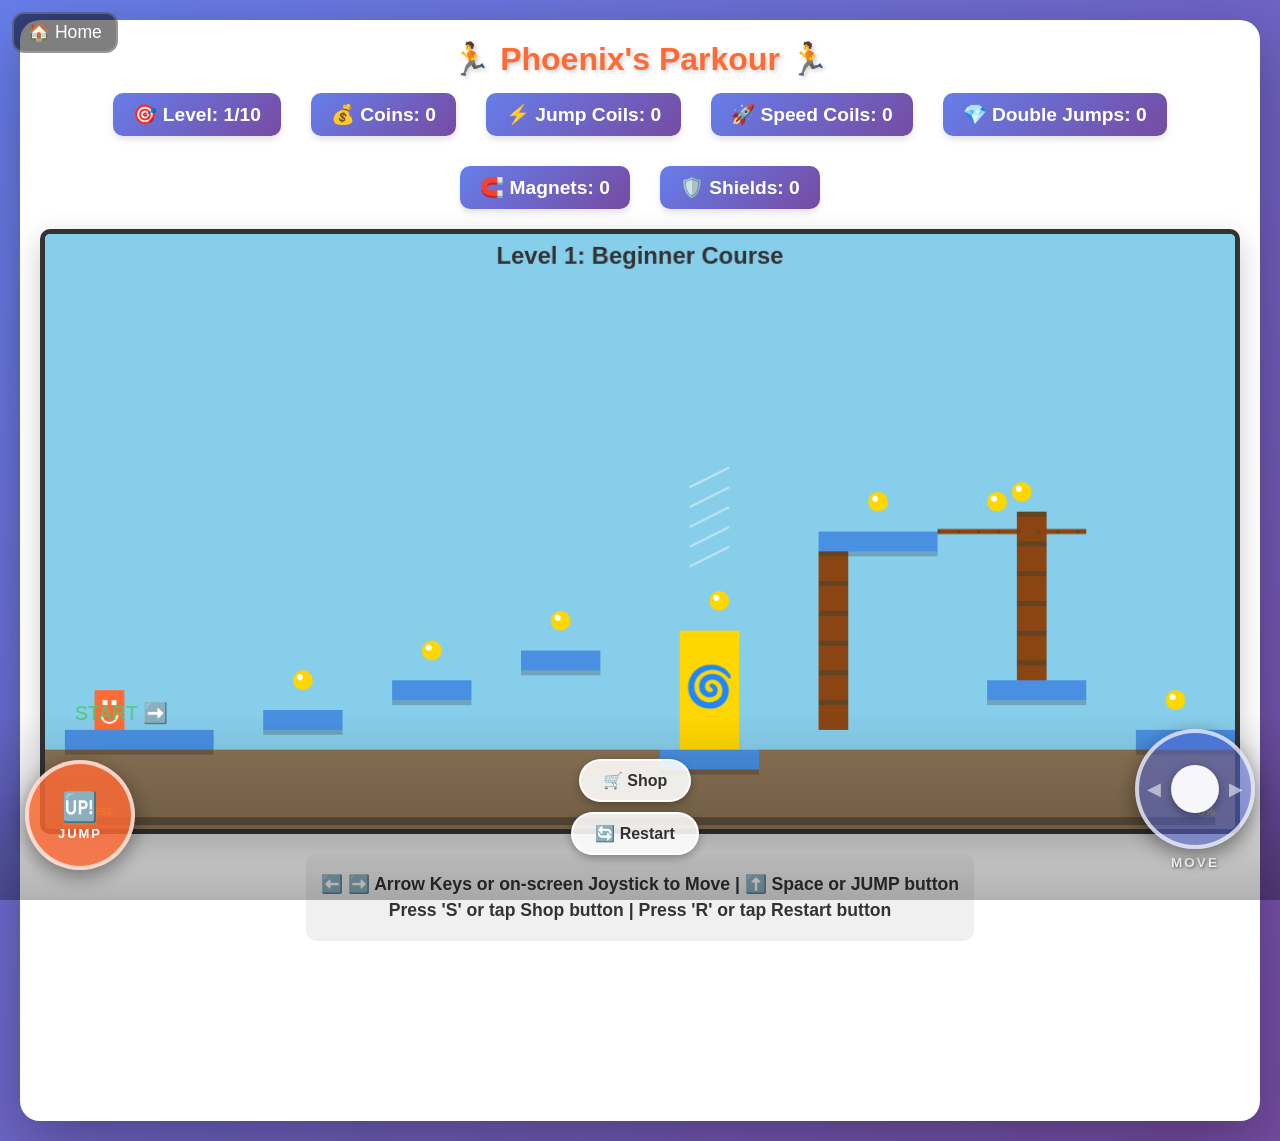
<file: ObstacleCourse/index.html>
<!DOCTYPE html>
<html lang="en">
<head>
    <meta charset="UTF-8">
    <meta name="viewport" content="width=device-width, initial-scale=1.0, user-scalable=no">
    <title>Phoenix's Parkour</title>
    <link rel="stylesheet" href="style.css">
</head>
<body>
    <a href="../index.html" class="home-btn">🏠 Home</a>
    <div class="game-container">
        <div class="header">
            <h1>🏃 Phoenix's Parkour 🏃</h1>
            <div class="stats">
                <div class="stat">🎯 Level: <span id="currentLevel">1</span>/<span id="totalLevels">10</span></div>
                <div class="stat">💰 Coins: <span id="coins">0</span></div>
                <div class="stat">⚡ Jump Coils: <span id="jumpCoils">0</span></div>
                <div class="stat">🚀 Speed Coils: <span id="speedCoils">0</span></div>
                <div class="stat">💎 Double Jumps: <span id="doubleJumps">0</span></div>
                <div class="stat">🧲 Magnets: <span id="magnets">0</span></div>
                <div class="stat">🛡️ Shields: <span id="shields">0</span></div>
            </div>
        </div>
        
        <canvas id="gameCanvas" width="1200" height="600"></canvas>
        
        <div class="controls">
            <div class="control-info">
                <p>⬅️ ➡️ Arrow Keys or on-screen Joystick to Move | ⬆️ Space or JUMP button</p>
                <p>Press 'S' or tap Shop button | Press 'R' or tap Restart button</p>
            </div>
        </div>
        
        <div id="shop" class="shop-overlay hidden">
            <div class="shop-content">
                <h2>🛒 SHOP</h2>
                <div class="shop-items" id="shopItemsRow">
                    <div class="shop-item">
                        <h3>⚡ Jump Coil</h3>
                        <p>Jump higher and longer!</p>
                        <p class="price">💰 $600</p>
                        <button id="buyJumpCoil">Buy Jump Coil</button>
                    </div>
                    <div class="shop-item">
                        <h3>🚀 Speed Coil</h3>
                        <p>Move faster across obstacles!</p>
                        <p class="price">💰 $700</p>
                        <button id="buySpeedCoil">Buy Speed Coil</button>
                    </div>
                    <div class="shop-item">
                        <h3>💎 Double Jump</h3>
                        <p>Jump a second time in mid-air!</p>
                        <p class="price">💰 $1000</p>
                        <button id="buyDoubleJump">Buy Double Jump</button>
                    </div>
                    <div class="shop-item">
                        <h3>🧲 Coin Magnet</h3>
                        <p>Collect coins from farther away!</p>
                        <p class="price">💰 $800</p>
                        <button id="buyMagnet">Buy Coin Magnet</button>
                    </div>
                    <div class="shop-item">
                        <h3>🛡️ Shield</h3>
                        <p>Survive one fall without respawning!</p>
                        <p class="price">💰 $1200</p>
                        <button id="buyShield">Buy Shield</button>
                    </div>
                </div>
                <button id="closeShop" class="close-btn">Close Shop (Press S)</button>
            </div>
        </div>
        
        <div id="gameOver" class="game-over-overlay hidden">
            <div class="game-over-content">
                <h2 id="gameOverTitle">🎉 LEVEL COMPLETE! 🎉</h2>
                <p id="gameOverMessage">Congratulations! You made it through the obstacle course!</p>
                <p class="final-coins">Coins Collected: <span id="finalCoins">0</span></p>
                <button id="playAgain">Next Level ➡️</button>
            </div>
        </div>
    </div>
    
    <!-- Touch Controls (tablet/touch screen) -->
    <div class="touch-controls" id="touch-controls">
        <button class="touch-jump-btn" id="touch-jump-btn">
            <span>🆙</span>
            <span class="touch-btn-label">JUMP</span>
        </button>
        <div class="touch-center-btns">
            <button class="touch-small-btn" id="touch-shop-btn">🛒 Shop</button>
            <button class="touch-small-btn" id="touch-restart-btn">🔄 Restart</button>
        </div>
        <div class="touch-joystick-container">
            <div class="joystick-base" id="joystick-base">
                <div class="joystick-knob" id="joystick-knob"></div>
                <div class="joystick-arrow joystick-arrow-left">◀</div>
                <div class="joystick-arrow joystick-arrow-right">▶</div>
            </div>
            <div class="joystick-label">MOVE</div>
        </div>
    </div>

    <script src="game.js"></script>
</body>
</html>
</file>
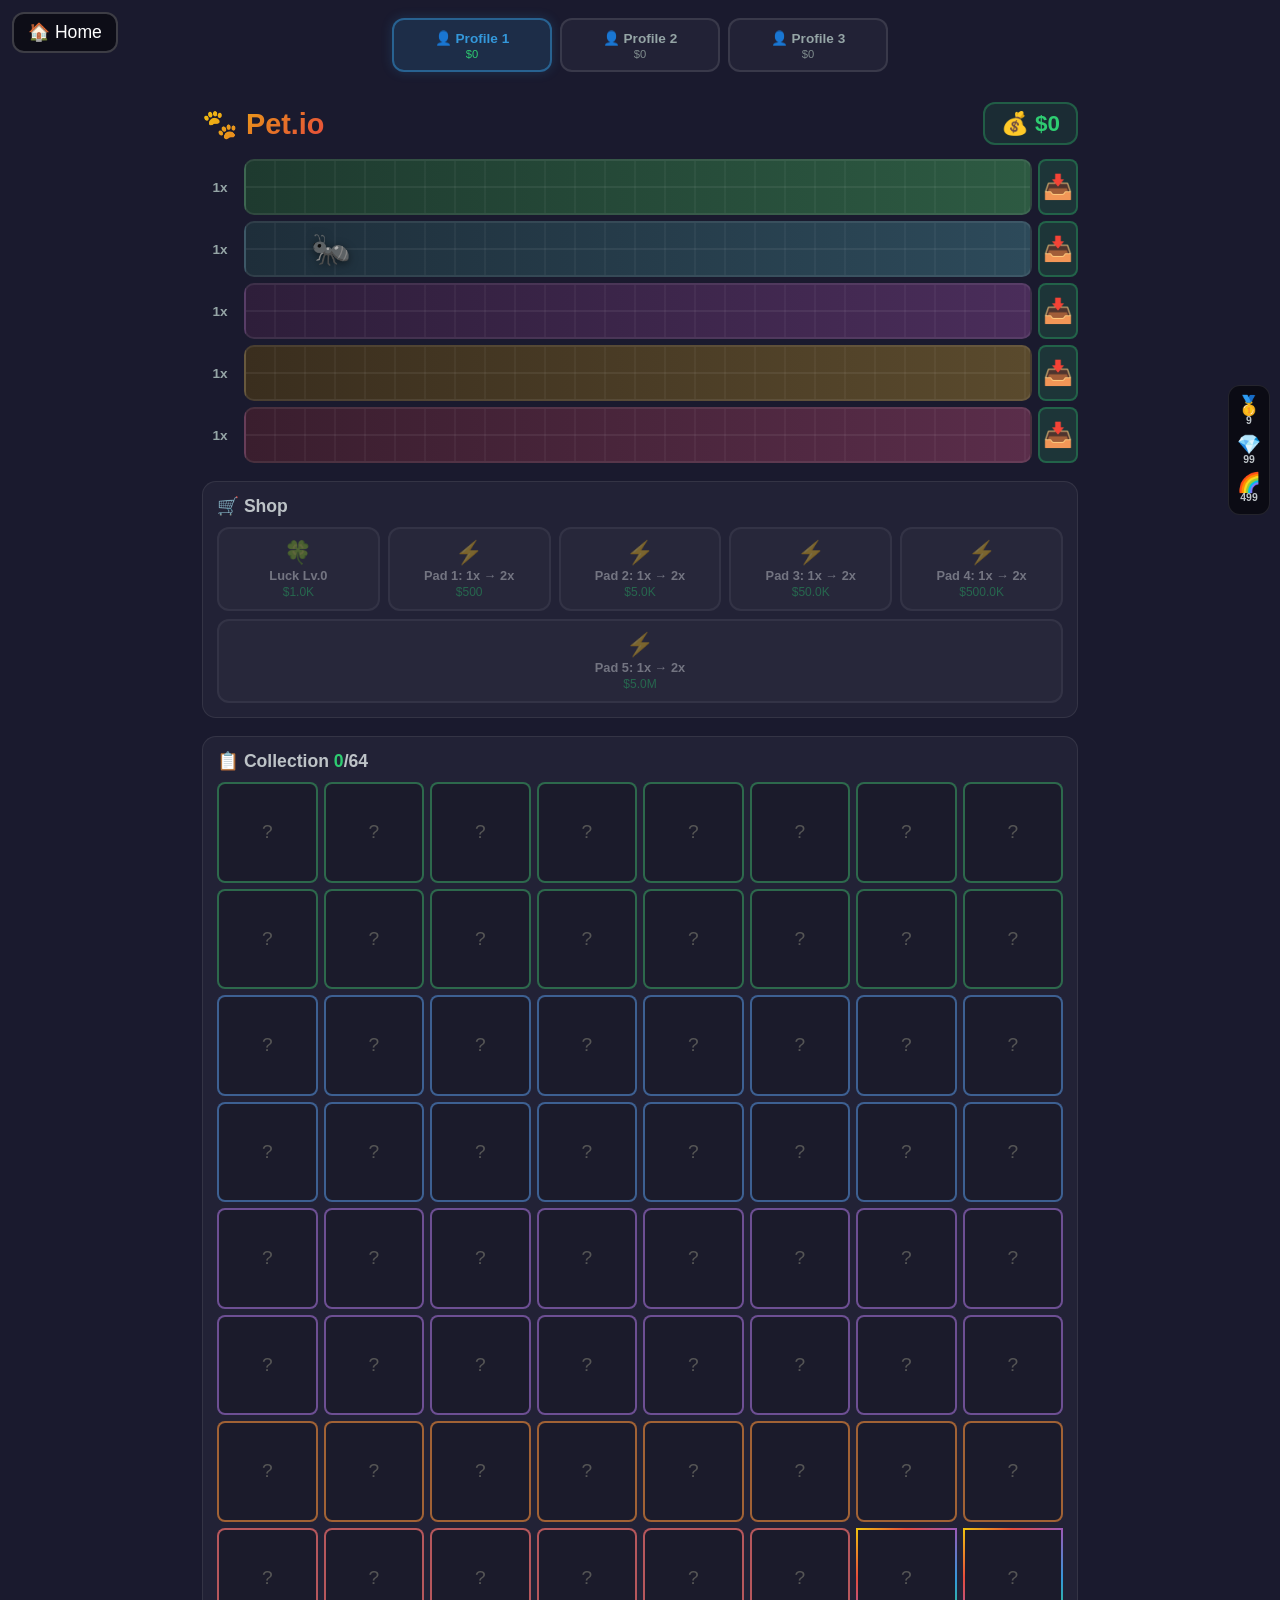
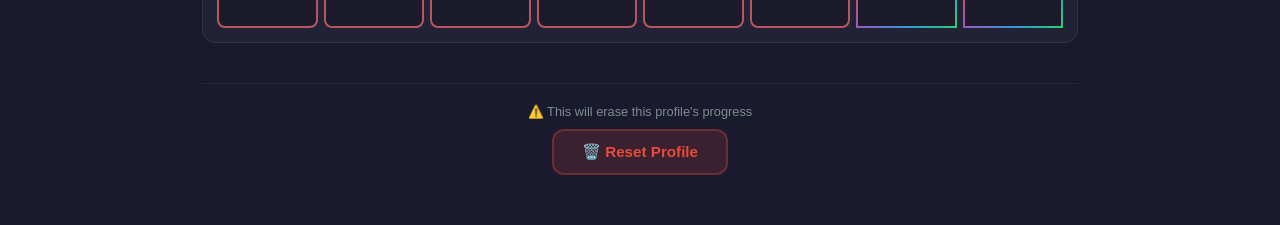
<file: PetIo/index.html>
<!DOCTYPE html>
<html lang="en">
<head>
    <meta charset="UTF-8">
    <meta name="viewport" content="width=device-width, initial-scale=1.0, user-scalable=no">
    <title>Pet.io</title>
    <link rel="stylesheet" href="style.css">
</head>
<body>
    <a href="../index.html" class="home-btn">🏠 Home</a>
    <div id="game-container">
        <div id="profile-bar">
            <button class="profile-btn active" data-profile="1">👤 Profile 1</button>
            <button class="profile-btn" data-profile="2">👤 Profile 2</button>
            <button class="profile-btn" data-profile="3">👤 Profile 3</button>
        </div>
        <header>
            <h1>🐾 Pet.io</h1>
            <div id="money-display">💰 $0</div>
        </header>

        <div id="milestone-panel">
            <div class="milestone-row">
                <span class="ms-icon">🥇</span>
                <span class="ms-count" id="ms-gold-count">10</span>
            </div>
            <div class="milestone-row">
                <span class="ms-icon">💎</span>
                <span class="ms-count" id="ms-diamond-count">100</span>
            </div>
            <div class="milestone-row">
                <span class="ms-icon">🌈</span>
                <span class="ms-count" id="ms-rainbow-count">500</span>
            </div>
        </div>

        <div id="pads-container">
            <div class="pad" data-pad="0">
                <div class="pad-multiplier" id="mult-0">1x</div>
                <div class="pad-lane lane-1">
                    <div class="conveyor"></div>
                </div>
                <div class="collector">📥</div>
            </div>
            <div class="pad" data-pad="1">
                <div class="pad-multiplier" id="mult-1">1x</div>
                <div class="pad-lane lane-2">
                    <div class="conveyor"></div>
                </div>
                <div class="collector">📥</div>
            </div>
            <div class="pad" data-pad="2">
                <div class="pad-multiplier" id="mult-2">1x</div>
                <div class="pad-lane lane-3">
                    <div class="conveyor"></div>
                </div>
                <div class="collector">📥</div>
            </div>
            <div class="pad" data-pad="3">
                <div class="pad-multiplier" id="mult-3">1x</div>
                <div class="pad-lane lane-4">
                    <div class="conveyor"></div>
                </div>
                <div class="collector">📥</div>
            </div>
            <div class="pad" data-pad="4">
                <div class="pad-multiplier" id="mult-4">1x</div>
                <div class="pad-lane lane-5">
                    <div class="conveyor"></div>
                </div>
                <div class="collector">📥</div>
            </div>
        </div>

        <div id="shop">
            <h2>🛒 Shop</h2>
            <div id="shop-buttons">
                <button id="luck-btn" class="shop-btn">
                    <span class="btn-icon">🍀</span>
                    <span class="btn-label">Luck Lv.0</span>
                    <span class="btn-cost">$1,000</span>
                </button>
                <button id="pad1-btn" class="shop-btn multiplier-btn">
                    <span class="btn-icon">⚡</span>
                    <span class="btn-label">Pad 1: 1x → 2x</span>
                    <span class="btn-cost">$500</span>
                </button>
                <button id="pad2-btn" class="shop-btn multiplier-btn">
                    <span class="btn-icon">⚡</span>
                    <span class="btn-label">Pad 2: 1x → 2x</span>
                    <span class="btn-cost">$5,000</span>
                </button>
                <button id="pad3-btn" class="shop-btn multiplier-btn">
                    <span class="btn-icon">⚡</span>
                    <span class="btn-label">Pad 3: 1x → 2x</span>
                    <span class="btn-cost">$50,000</span>
                </button>
                <button id="pad4-btn" class="shop-btn multiplier-btn">
                    <span class="btn-icon">⚡</span>
                    <span class="btn-label">Pad 4: 1x → 2x</span>
                    <span class="btn-cost">$500,000</span>
                </button>
                <button id="pad5-btn" class="shop-btn multiplier-btn">
                    <span class="btn-icon">⚡</span>
                    <span class="btn-label">Pad 5: 1x → 2x</span>
                    <span class="btn-cost">$5,000,000</span>
                </button>
            </div>
        </div>

        <div id="collection">
            <h2>📋 Collection <span id="discovered-count">0</span>/64</h2>
            <div id="pet-grid"></div>
        </div>

        <div id="reset-section">
            <p class="reset-warning">⚠️ This will erase this profile's progress</p>
            <button id="reset-btn" class="reset-btn">🗑️ Reset Profile</button>
        </div>
    </div>

    <script src="game.js"></script>
</body>
</html>
</file>
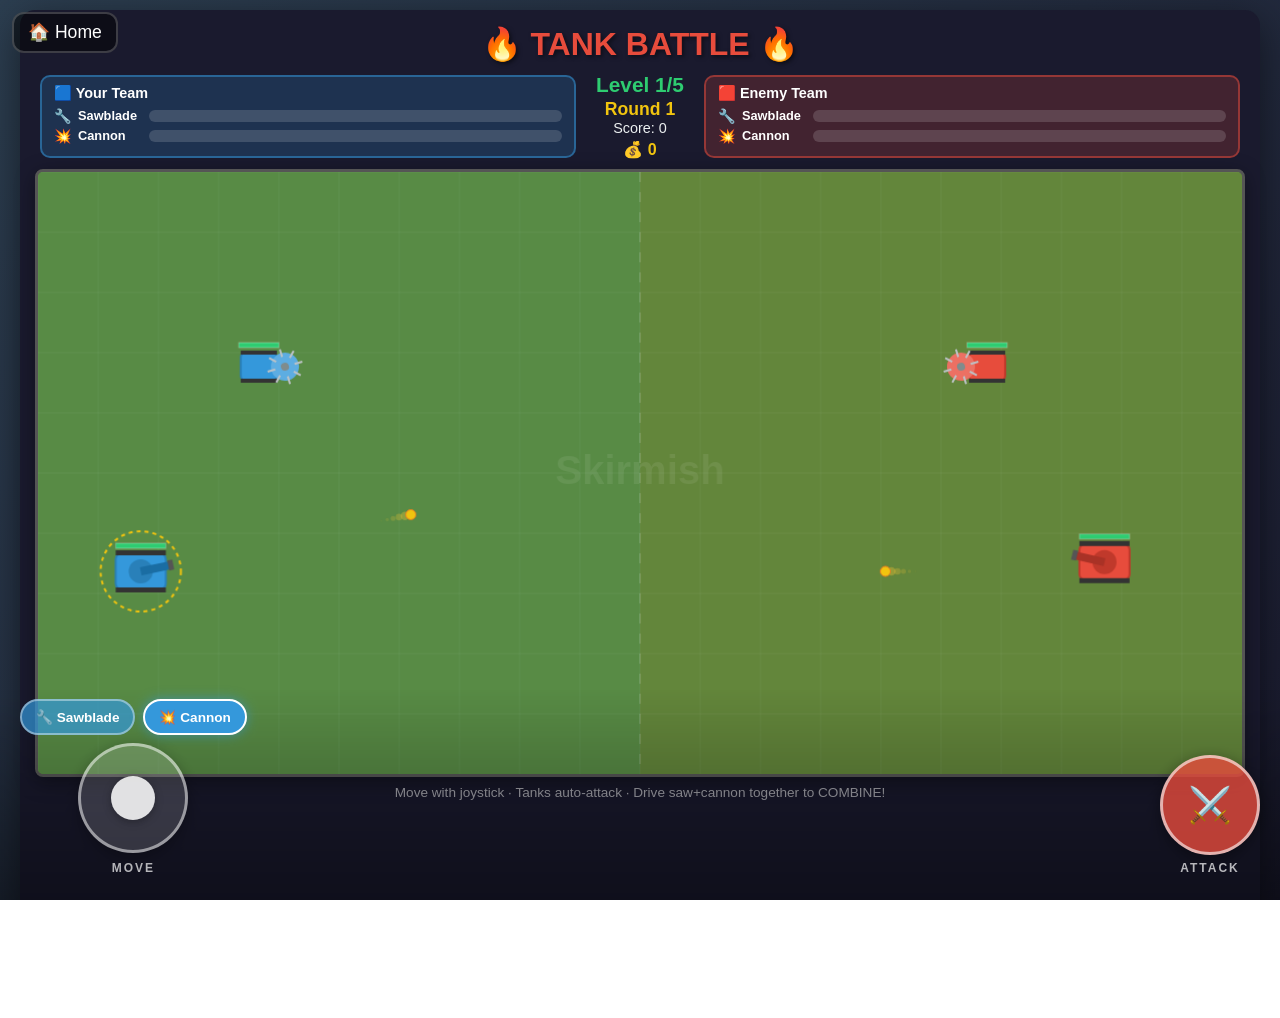
<file: Tanks/index.html>
<!DOCTYPE html>
<html lang="en">
<head>
    <meta charset="UTF-8">
    <meta name="viewport" content="width=device-width, initial-scale=1.0, user-scalable=no">
    <title>Tank Battle</title>
    <link rel="stylesheet" href="style.css">
</head>
<body>
    <a href="../index.html" class="home-btn">🏠 Home</a>
    <div class="game-container">
        <div class="header">
            <h1>🔥 TANK BATTLE 🔥</h1>
        </div>

        <div class="hud">
            <div class="team-hud team-player">
                <h3>🟦 Your Team</h3>
                <div id="playerHpBars"></div>
            </div>
            <div class="round-info">
                <div class="level-label">Level <span id="levelNum">1</span>/5</div>
                <div class="round-number">Round <span id="roundNum">1</span></div>
                <div class="score">Score: <span id="score">0</span></div>
                <div class="money-hud">💰 <span id="moneyDisplay">0</span></div>
            </div>
            <div class="team-hud team-enemy">
                <h3>🟥 Enemy Team</h3>
                <div id="enemyHpBars"></div>
            </div>
        </div>

        <div id="combine-hint" class="combine-hint hidden">🔀 Your Sawblade + Cannon are close — tap COMBINE!</div>

        <canvas id="gameCanvas" width="1200" height="600"></canvas>

        <div class="controls-hint">
            <p>Move with joystick · Tanks auto-attack · Drive saw+cannon together to COMBINE!</p>
        </div>
    </div>

    <!-- Touch Controls -->
    <div class="touch-controls">
        <div class="touch-left">
            <div class="tank-select-btns" id="tankSelectBtns">
                <button class="tank-select-btn selected" id="selectSaw">🔧 Sawblade</button>
                <button class="tank-select-btn" id="selectCannon">💥 Cannon</button>
            </div>
            <div class="joystick-base" id="joystick-base">
                <div class="joystick-knob" id="joystick-knob"></div>
            </div>
            <div class="joystick-label">MOVE</div>
        </div>
        <div class="touch-right">
            <button class="combine-btn hidden" id="combine-btn">🔀</button>
            <div class="combine-label hidden" id="combine-label">COMBINE</div>
            <button class="attack-btn" id="attack-btn">⚔️</button>
            <div class="attack-label">ATTACK</div>
        </div>
    </div>

    <!-- Game Over Overlay -->
    <div class="overlay hidden" id="gameOverOverlay">
        <div class="overlay-content">
            <h2 id="gameOverTitle">🏆 VICTORY! 🏆</h2>
            <p id="gameOverMsg">You destroyed the enemy team!</p>
            <p class="final-score">Score: <span id="finalScore">0</span></p>
            <p class="money-earned" id="moneyEarned"></p>
            <button id="shopBtn" class="play-again-btn shop-open-btn">🛒 Shop</button>
            <button id="nextRoundBtn" class="play-again-btn">▶️ Next Round</button>
            <button id="playAgainBtn" class="play-again-btn" style="display:none;">Restart</button>
        </div>
    </div>

    <!-- Shop Overlay -->
    <div class="overlay hidden" id="shopOverlay">
        <div class="shop-content">
            <h2>🛒 Tank Shop</h2>
            <div class="shop-money">💰 <span id="shopMoney">0</span></div>
            <p class="shop-subtitle">Buy tanks to add to your team for the next round</p>
            <div class="shop-roster">
                <h3>Your Roster</h3>
                <div id="rosterDisplay"></div>
            </div>
            <div class="shop-items" id="shopItems"></div>
            <button id="shopCloseBtn" class="play-again-btn">✅ Done</button>
        </div>
    </div>

    <script src="game.js"></script>
</body>
</html>
</file>
<file: ObstacleCourse/style.css>
* {
    margin: 0;
    padding: 0;
    box-sizing: border-box;
}

.home-btn {
    position: fixed;
    top: 12px;
    left: 12px;
    z-index: 9999;
    background: rgba(0,0,0,0.5);
    border: 2px solid rgba(255,255,255,0.2);
    color: #fff;
    font-size: 1.1rem;
    padding: 8px 14px;
    border-radius: 12px;
    cursor: pointer;
    text-decoration: none;
    -webkit-tap-highlight-color: transparent;
    transition: all 0.2s;
}
.home-btn:hover { background: rgba(0,0,0,0.7); border-color: rgba(255,255,255,0.4); }

body {
    font-family: 'Arial', sans-serif;
    background: linear-gradient(135deg, #667eea 0%, #764ba2 100%);
    display: flex;
    justify-content: center;
    align-items: flex-start;
    min-height: 100vh;
    padding: 20px;
    overflow-x: hidden;
}

.game-container {
    background: white;
    border-radius: 20px;
    box-shadow: 0 20px 60px rgba(0, 0, 0, 0.3);
    padding: 20px;
    padding-bottom: 180px;
    max-width: 1240px;
    width: 100%;
}

.header {
    text-align: center;
    margin-bottom: 20px;
}

.header h1 {
    color: #FF6B35;
    font-size: 2.5em;
    text-shadow: 2px 2px 4px rgba(0, 0, 0, 0.2);
    margin-bottom: 15px;
}

.stats {
    display: flex;
    justify-content: center;
    gap: 30px;
    flex-wrap: wrap;
}

.stat {
    background: linear-gradient(135deg, #667eea 0%, #764ba2 100%);
    color: white;
    padding: 10px 20px;
    border-radius: 10px;
    font-size: 1.2em;
    font-weight: bold;
    box-shadow: 0 4px 6px rgba(0, 0, 0, 0.1);
}

#gameCanvas {
    display: block;
    border: 5px solid #333;
    border-radius: 10px;
    background: #87CEEB;
    box-shadow: 0 10px 30px rgba(0, 0, 0, 0.2);
}

.controls {
    margin-top: 20px;
    text-align: center;
}

.control-info {
    background: #f0f0f0;
    padding: 15px;
    border-radius: 10px;
    display: inline-block;
}

.control-info p {
    margin: 5px 0;
    font-size: 1.1em;
    color: #333;
    font-weight: bold;
}

/* Shop Overlay */
.shop-overlay {
    position: fixed;
    top: 0;
    left: 0;
    width: 100%;
    height: 100%;
    background: rgba(0, 0, 0, 0.8);
    z-index: 1000;
    overflow-y: auto;
    -webkit-overflow-scrolling: touch;
    padding: 20px 0;
}

.shop-overlay.hidden {
    display: none;
}

.shop-content {
    background: white;
    border-radius: 20px;
    box-shadow: 0 20px 60px rgba(0, 0, 0, 0.5);
    width: 95vw;
    max-width: 1100px;
    margin: 20px auto;
    text-align: center;
    padding-bottom: 0;
}

.shop-content h2 {
    color: #FF6B35;
    font-size: 2em;
    padding: 18px 30px 10px;
}

.shop-items {
    padding: 14px 20px 20px;
}

.shop-item {
    background: linear-gradient(135deg, #667eea 0%, #764ba2 100%);
    color: white;
    padding: 18px;
    border-radius: 15px;
    margin-bottom: 16px;
    box-shadow: 0 10px 20px rgba(0, 0, 0, 0.2);
    display: flex;
    align-items: center;
    gap: 15px;
    text-align: left;
}

.shop-item h3 {
    font-size: 1.2em;
    margin-bottom: 4px;
    white-space: nowrap;
}

.shop-item p {
    margin: 2px 0;
    font-size: 0.9em;
}

.shop-item .price {
    font-size: 1.1em;
    font-weight: bold;
    color: #FFD700;
    margin: 4px 0;
}

.shop-item button {
    background: #50C878;
    color: white;
    border: none;
    padding: 10px 18px;
    font-size: 1em;
    border-radius: 8px;
    cursor: pointer;
    font-weight: bold;
    white-space: nowrap;
    flex-shrink: 0;
    touch-action: manipulation;
    -webkit-tap-highlight-color: transparent;
}

.close-btn {
    background: #FF6B35;
    color: white;
    border: none;
    padding: 14px 30px;
    font-size: 1.2em;
    border-radius: 0 0 20px 20px;
    cursor: pointer;
    font-weight: bold;
    transition: background 0.3s ease;
    flex-shrink: 0;
    width: 100%;
    touch-action: manipulation;
    -webkit-tap-highlight-color: transparent;
}

.close-btn:hover {
    background: #e55a2b;
}

/* Game Over Overlay */
.game-over-overlay {
    position: fixed;
    top: 0;
    left: 0;
    width: 100%;
    height: 100%;
    background: rgba(0, 0, 0, 0.8);
    display: flex;
    justify-content: center;
    align-items: center;
    z-index: 1000;
}

.game-over-overlay.hidden {
    display: none;
}

.game-over-content {
    background: white;
    padding: 40px;
    border-radius: 20px;
    box-shadow: 0 20px 60px rgba(0, 0, 0, 0.5);
    text-align: center;
    animation: celebration 1s ease-in-out infinite alternate;
}

@keyframes celebration {
    from {
        transform: scale(1);
    }
    to {
        transform: scale(1.05);
    }
}

.game-over-content h2 {
    color: #50C878;
    font-size: 3em;
    margin-bottom: 20px;
}

.game-over-content p {
    font-size: 1.3em;
    margin: 15px 0;
    color: #333;
}

.final-coins {
    font-size: 1.8em;
    font-weight: bold;
    color: #FFD700;
    margin: 20px 0;
}

#playAgain {
    background: #FF6B35;
    color: white;
    border: none;
    padding: 15px 40px;
    font-size: 1.3em;
    border-radius: 10px;
    cursor: pointer;
    font-weight: bold;
    margin-top: 20px;
    transition: background 0.3s ease;
}

#playAgain:hover {
    background: #e55a2b;
}

#playAgain:active {
    transform: scale(0.95);
}

/* Responsive Design */
@media (max-width: 1280px) {
    #gameCanvas {
        width: 100%;
        height: auto;
    }
    
    .header h1 {
        font-size: 2em;
    }
    
    .shop-items {
        flex-direction: column;
        align-items: center;
    }
}

/* Touch Controls */
.touch-controls {
    position: fixed;
    bottom: 0;
    left: 0;
    width: 100%;
    display: flex;
    justify-content: space-between;
    align-items: flex-end;
    padding: 15px 25px 30px;
    pointer-events: none;
    z-index: 500;
    background: linear-gradient(to top, rgba(0,0,0,0.3) 0%, transparent 100%);
}

.touch-jump-btn {
    width: 110px;
    height: 110px;
    background: rgba(255, 107, 53, 0.82);
    border: 4px solid rgba(255, 255, 255, 0.7);
    border-radius: 50%;
    display: flex;
    flex-direction: column;
    align-items: center;
    justify-content: center;
    gap: 2px;
    font-size: 1.8em;
    color: white;
    font-weight: bold;
    pointer-events: all;
    cursor: pointer;
    user-select: none;
    -webkit-user-select: none;
    -webkit-tap-highlight-color: transparent;
    touch-action: manipulation;
    box-shadow: 0 6px 20px rgba(0,0,0,0.4);
    transition: transform 0.1s, background 0.1s;
}

.touch-btn-label {
    font-size: 0.45em;
    letter-spacing: 2px;
    font-weight: bold;
}

.touch-jump-btn.pressed {
    transform: scale(0.9);
    background: rgba(255, 107, 53, 1);
}

.touch-center-btns {
    display: flex;
    flex-direction: column;
    gap: 10px;
    align-items: center;
    pointer-events: all;
    padding-bottom: 15px;
}

.touch-small-btn {
    padding: 10px 22px;
    background: rgba(255, 255, 255, 0.88);
    border: 2px solid rgba(255, 255, 255, 0.95);
    border-radius: 25px;
    font-size: 1em;
    font-weight: bold;
    color: #333;
    pointer-events: all;
    user-select: none;
    -webkit-user-select: none;
    -webkit-tap-highlight-color: transparent;
    touch-action: manipulation;
    cursor: pointer;
    box-shadow: 0 3px 10px rgba(0,0,0,0.3);
    transition: transform 0.1s;
}

.touch-small-btn:active {
    transform: scale(0.93);
}

.touch-joystick-container {
    display: flex;
    flex-direction: column;
    align-items: center;
    gap: 6px;
    pointer-events: none;
}

.joystick-base {
    width: 120px;
    height: 120px;
    background: rgba(80, 100, 210, 0.55);
    border: 4px solid rgba(255, 255, 255, 0.7);
    border-radius: 50%;
    position: relative;
    pointer-events: all;
    user-select: none;
    -webkit-user-select: none;
    -webkit-tap-highlight-color: transparent;
    touch-action: none;
    box-shadow: 0 6px 20px rgba(0,0,0,0.4);
    cursor: grab;
}

.joystick-knob {
    width: 48px;
    height: 48px;
    background: rgba(255, 255, 255, 0.95);
    border-radius: 50%;
    position: absolute;
    top: 50%;
    left: 50%;
    transform: translate(-50%, -50%);
    pointer-events: none;
    box-shadow: 0 3px 10px rgba(0,0,0,0.35);
}

.joystick-arrow {
    position: absolute;
    top: 50%;
    transform: translateY(-50%);
    color: rgba(255,255,255,0.55);
    font-size: 1.1em;
    pointer-events: none;
}

.joystick-arrow-left { left: 8px; }
.joystick-arrow-right { right: 8px; }

.joystick-label {
    color: rgba(255, 255, 255, 0.92);
    font-size: 0.85em;
    font-weight: bold;
    text-shadow: 1px 1px 3px rgba(0,0,0,0.5);
    letter-spacing: 2px;
}
</file>
<file: PetIo/style.css>
/* ========================
   PET.IO - style.css
   ======================== */

* {
    margin: 0;
    padding: 0;
    box-sizing: border-box;
}

.home-btn {
    position: fixed;
    top: 12px;
    left: 12px;
    z-index: 9999;
    background: rgba(0,0,0,0.5);
    border: 2px solid rgba(255,255,255,0.2);
    color: #fff;
    font-size: 1.1rem;
    padding: 8px 14px;
    border-radius: 12px;
    cursor: pointer;
    text-decoration: none;
    -webkit-tap-highlight-color: transparent;
    transition: all 0.2s;
}
.home-btn:hover { background: rgba(0,0,0,0.7); border-color: rgba(255,255,255,0.4); }

body {
    background: #1a1a2e;
    color: #ecf0f1;
    font-family: 'Segoe UI', Tahoma, Geneva, Verdana, sans-serif;
    overflow-x: hidden;
    min-height: 100vh;
    -webkit-tap-highlight-color: transparent;
    user-select: none;
}

#game-container {
    max-width: 900px;
    margin: 0 auto;
    padding: 10px 12px 30px;
}

/* ---- HEADER ---- */
header {
    display: flex;
    justify-content: space-between;
    align-items: center;
    padding: 10px 0 14px;
}

header h1 {
    font-size: 1.8rem;
    background: linear-gradient(135deg, #f1c40f, #e67e22, #e74c3c);
    -webkit-background-clip: text;
    -webkit-text-fill-color: transparent;
    background-clip: text;
}

#money-display {
    font-size: 1.4rem;
    font-weight: bold;
    color: #2ecc71;
    background: rgba(46, 204, 113, 0.1);
    border: 2px solid rgba(46, 204, 113, 0.3);
    border-radius: 12px;
    padding: 6px 16px;
    transition: transform 0.15s;
}

#money-display.pulse {
    transform: scale(1.08);
}

/* ---- PADS ---- */
#pads-container {
    display: flex;
    flex-direction: column;
    gap: 6px;
    margin-bottom: 18px;
}

.pad {
    display: flex;
    align-items: center;
    gap: 6px;
}

.pad-multiplier {
    width: 36px;
    text-align: center;
    font-size: 0.85rem;
    font-weight: bold;
    color: #95a5a6;
    flex-shrink: 0;
}

.pad-multiplier.active {
    color: #f1c40f;
    text-shadow: 0 0 8px rgba(241, 196, 15, 0.5);
}

.pad-lane {
    flex: 1;
    height: 56px;
    border-radius: 10px;
    position: relative;
    overflow: hidden;
    border: 2px solid rgba(255, 255, 255, 0.08);
}

.lane-1 { background: linear-gradient(90deg, #1e3a2f, #2d5a42); }
.lane-2 { background: linear-gradient(90deg, #1e2e3a, #2d4a5a); }
.lane-3 { background: linear-gradient(90deg, #2e1e3a, #4a2d5a); }
.lane-4 { background: linear-gradient(90deg, #3a2e1e, #5a4a2d); }
.lane-5 { background: linear-gradient(90deg, #3a1e2e, #5a2d4a); }

/* Conveyor belt lines */
.conveyor {
    position: absolute;
    inset: 0;
    background: repeating-linear-gradient(
        90deg,
        transparent,
        transparent 28px,
        rgba(255, 255, 255, 0.04) 28px,
        rgba(255, 255, 255, 0.04) 30px
    );
    animation: conveyorMove 2s linear infinite;
}

@keyframes conveyorMove {
    from { transform: translateX(0); }
    to { transform: translateX(30px); }
}

/* Center line in lane */
.pad-lane::after {
    content: '';
    position: absolute;
    top: 50%;
    left: 0;
    right: 0;
    height: 2px;
    background: rgba(255, 255, 255, 0.06);
    transform: translateY(-50%);
}

.collector {
    width: 40px;
    height: 56px;
    display: flex;
    align-items: center;
    justify-content: center;
    font-size: 1.5rem;
    background: rgba(46, 204, 113, 0.15);
    border: 2px solid rgba(46, 204, 113, 0.3);
    border-radius: 8px;
    flex-shrink: 0;
    animation: collectorGlow 2s ease-in-out infinite alternate;
}

@keyframes collectorGlow {
    from { box-shadow: 0 0 4px rgba(46, 204, 113, 0.2); }
    to { box-shadow: 0 0 14px rgba(46, 204, 113, 0.5); }
}

/* ---- PETS ON LANE ---- */
.pet {
    position: absolute;
    top: 50%;
    transform: translateY(-50%);
    font-size: 2rem;
    z-index: 2;
    filter: drop-shadow(0 2px 4px rgba(0, 0, 0, 0.5));
    transition: left 0.05s linear;
    pointer-events: auto;
    cursor: pointer;
    -webkit-tap-highlight-color: transparent;
}

.pet:active {
    transform: translateY(-50%) scale(0.8);
}

.pet .pet-emoji {
    display: inline-block;
    animation: petBob 0.6s ease-in-out infinite;
}

@keyframes petBob {
    0%, 100% { transform: translateY(0); }
    50% { transform: translateY(-4px); }
}

/* Rarity glow effects */
.pet.common .pet-emoji { filter: none; }
.pet.uncommon .pet-emoji { filter: drop-shadow(0 0 4px rgba(96, 165, 250, 0.6)); }
.pet.rare .pet-emoji { filter: drop-shadow(0 0 6px rgba(192, 132, 252, 0.7)); }
.pet.epic .pet-emoji { filter: drop-shadow(0 0 8px rgba(251, 146, 60, 0.8)); }
.pet.legendary .pet-emoji { filter: drop-shadow(0 0 10px rgba(248, 113, 113, 0.9)); }
.pet.mythic .pet-emoji {
    filter: drop-shadow(0 0 12px rgba(255, 215, 0, 1));
    animation: petBob 0.6s ease-in-out infinite, mythicShimmer 1s linear infinite;
}

@keyframes mythicShimmer {
    0% { filter: drop-shadow(0 0 12px #f1c40f); }
    33% { filter: drop-shadow(0 0 12px #e74c3c); }
    66% { filter: drop-shadow(0 0 12px #9b59b6); }
    100% { filter: drop-shadow(0 0 12px #f1c40f); }
}

/* ---- MONEY POPUP ---- */
.money-pop {
    position: absolute;
    right: -10px;
    top: 0;
    font-size: 0.85rem;
    font-weight: bold;
    color: #2ecc71;
    white-space: nowrap;
    pointer-events: none;
    z-index: 10;
    animation: moneyFloat 1.2s ease-out forwards;
}

@keyframes moneyFloat {
    0% { opacity: 1; transform: translateY(0) scale(1); }
    70% { opacity: 1; }
    100% { opacity: 0; transform: translateY(-45px) scale(1.2); }
}

/* ---- COLLECTION ANIMATION ---- */
.pet.collecting {
    transition: all 0.3s ease-in;
    opacity: 0;
    transform: translateY(-50%) scale(0.3);
}

/* ---- MISSED PET ANIMATION ---- */
.pet.missed {
    transition: all 0.4s ease-out;
    opacity: 0;
    transform: translateY(-50%) translateX(30px) scale(0.5);
    pointer-events: none;
}

/* ---- SHOP ---- */
#shop {
    background: rgba(255, 255, 255, 0.04);
    border: 1px solid rgba(255, 255, 255, 0.08);
    border-radius: 14px;
    padding: 14px;
    margin-bottom: 18px;
}

#shop h2 {
    font-size: 1.1rem;
    margin-bottom: 10px;
    color: #bdc3c7;
}

#shop-buttons {
    display: flex;
    gap: 8px;
    flex-wrap: wrap;
}

.shop-btn {
    flex: 1 1 140px;
    display: flex;
    flex-direction: column;
    align-items: center;
    gap: 2px;
    padding: 10px 8px;
    border: 2px solid rgba(255, 255, 255, 0.15);
    border-radius: 12px;
    background: rgba(255, 255, 255, 0.06);
    color: #ecf0f1;
    cursor: pointer;
    transition: all 0.2s;
    font-family: inherit;
    -webkit-tap-highlight-color: transparent;
}

.shop-btn:active {
    transform: scale(0.95);
}

.shop-btn:not(.disabled):hover {
    border-color: rgba(46, 204, 113, 0.5);
    background: rgba(46, 204, 113, 0.1);
}

.shop-btn.disabled {
    opacity: 0.4;
    cursor: default;
}

.shop-btn.purchased {
    border-color: rgba(241, 196, 15, 0.4);
    background: rgba(241, 196, 15, 0.08);
    opacity: 0.6;
}

.btn-icon {
    font-size: 1.4rem;
}

.btn-label {
    font-size: 0.8rem;
    font-weight: bold;
}

.btn-cost {
    font-size: 0.75rem;
    color: #2ecc71;
}

.shop-btn.purchased .btn-cost {
    color: #f1c40f;
}

/* ---- COLLECTION ---- */
#collection {
    background: rgba(255, 255, 255, 0.04);
    border: 1px solid rgba(255, 255, 255, 0.08);
    border-radius: 14px;
    padding: 14px;
}

#collection h2 {
    font-size: 1.1rem;
    margin-bottom: 10px;
    color: #bdc3c7;
}

#discovered-count {
    color: #2ecc71;
}

#pet-grid {
    display: grid;
    grid-template-columns: repeat(8, 1fr);
    gap: 6px;
}

.pet-cell {
    aspect-ratio: 1;
    display: flex;
    align-items: center;
    justify-content: center;
    font-size: 1.5rem;
    border-radius: 8px;
    border: 2px solid rgba(255, 255, 255, 0.08);
    background: rgba(0, 0, 0, 0.2);
    position: relative;
    cursor: default;
}

.pet-cell.discovered {
    background: rgba(255, 255, 255, 0.06);
}

.pet-cell.undiscovered {
    color: #555;
    font-size: 1.2rem;
}

.pet-cell .pet-count {
    position: absolute;
    bottom: 2px;
    right: 3px;
    font-size: 0.55rem;
    color: #bdc3c7;
    font-weight: bold;
    line-height: 1;
    pointer-events: none;
}

/* Rarity borders for collection */
.pet-cell.rarity-common { border-color: rgba(74, 222, 128, 0.4); }
.pet-cell.rarity-uncommon { border-color: rgba(96, 165, 250, 0.5); }
.pet-cell.rarity-rare { border-color: rgba(192, 132, 252, 0.5); }
.pet-cell.rarity-epic { border-color: rgba(251, 146, 60, 0.6); }
.pet-cell.rarity-legendary { border-color: rgba(248, 113, 113, 0.7); }
.pet-cell.rarity-mythic {
    border-image: linear-gradient(135deg, #f1c40f, #e74c3c, #9b59b6, #3498db, #2ecc71) 1;
}

/* Tooltip on tap */
.pet-cell .pet-tooltip {
    display: none;
    position: absolute;
    bottom: calc(100% + 6px);
    left: 50%;
    transform: translateX(-50%);
    background: #2c3e50;
    border: 1px solid rgba(255, 255, 255, 0.2);
    border-radius: 8px;
    padding: 6px 10px;
    font-size: 0.7rem;
    white-space: nowrap;
    z-index: 20;
    pointer-events: none;
    color: #ecf0f1;
    text-align: center;
    line-height: 1.4;
}

.pet-cell.show-tooltip .pet-tooltip {
    display: block;
}

/* ---- PROFILE BAR ---- */
#profile-bar {
    display: flex;
    gap: 8px;
    justify-content: center;
    margin-bottom: 12px;
    padding: 8px 0;
}

.profile-btn {
    flex: 1;
    max-width: 160px;
    padding: 10px 12px;
    border: 2px solid rgba(255, 255, 255, 0.1);
    border-radius: 12px;
    background: rgba(255, 255, 255, 0.04);
    color: #95a5a6;
    font-size: 0.85rem;
    font-weight: bold;
    font-family: inherit;
    cursor: pointer;
    transition: all 0.2s;
    -webkit-tap-highlight-color: transparent;
}

.profile-btn:active {
    transform: scale(0.95);
}

.profile-btn.active {
    background: rgba(52, 152, 219, 0.15);
    border-color: rgba(52, 152, 219, 0.5);
    color: #3498db;
    box-shadow: 0 0 12px rgba(52, 152, 219, 0.2);
}

.profile-btn .profile-money {
    display: block;
    font-size: 0.7rem;
    font-weight: normal;
    color: #2ecc71;
    margin-top: 2px;
}

.profile-btn:not(.active) .profile-money {
    color: #7f8c8d;
}

/* ---- RESET BUTTON ---- */
#reset-section {
    margin-top: 40px;
    padding: 20px;
    text-align: center;
    border-top: 1px solid rgba(255, 255, 255, 0.06);
}

.reset-warning {
    font-size: 0.8rem;
    color: #7f8c8d;
    margin-bottom: 10px;
}

.reset-btn {
    background: rgba(231, 76, 60, 0.15);
    border: 2px solid rgba(231, 76, 60, 0.3);
    color: #e74c3c;
    font-size: 0.95rem;
    font-weight: bold;
    padding: 12px 28px;
    border-radius: 12px;
    cursor: pointer;
    font-family: inherit;
    transition: all 0.2s;
    -webkit-tap-highlight-color: transparent;
}

.reset-btn:hover {
    background: rgba(231, 76, 60, 0.25);
    border-color: rgba(231, 76, 60, 0.6);
}

.reset-btn:active {
    transform: scale(0.95);
}

/* ---- MILESTONE PANEL ---- */
#milestone-panel {
    position: fixed;
    right: 10px;
    top: 50%;
    transform: translateY(-50%);
    display: flex;
    flex-direction: column;
    gap: 8px;
    z-index: 100;
    background: rgba(0, 0, 0, 0.55);
    border: 1px solid rgba(255, 255, 255, 0.1);
    border-radius: 12px;
    padding: 10px 8px;
}

.milestone-row {
    display: flex;
    flex-direction: column;
    align-items: center;
    gap: 1px;
}

.ms-icon {
    font-size: 1.2rem;
    line-height: 1;
}

.ms-count {
    font-size: 0.65rem;
    font-weight: bold;
    color: #bdc3c7;
    line-height: 1;
}

/* ---- PET TIER VISUALS ---- */
.pet.tier-gold {
    border-radius: 50%;
    box-shadow: 0 0 10px 3px rgba(255, 200, 0, 0.8);
}
.pet.tier-gold .pet-emoji {
    filter: drop-shadow(0 0 6px gold) brightness(1.15);
}

.pet.tier-diamond {
    border-radius: 50%;
    box-shadow: 0 0 12px 4px rgba(100, 220, 255, 0.9);
}
.pet.tier-diamond .pet-emoji {
    filter: drop-shadow(0 0 8px cyan) brightness(1.2);
}

.pet.tier-rainbow {
    border-radius: 50%;
    animation: petBob 0.6s ease-in-out infinite, tierRainbowRing 1s linear infinite;
}
.pet.tier-rainbow .pet-emoji {
    animation: petBob 0.6s ease-in-out infinite, tierRainbowGlow 1s linear infinite;
}

@keyframes tierRainbowRing {
    0%   { box-shadow: 0 0 14px 5px rgba(255, 80, 80, 0.9); }
    25%  { box-shadow: 0 0 14px 5px rgba(255, 200, 0, 0.9); }
    50%  { box-shadow: 0 0 14px 5px rgba(80, 255, 120, 0.9); }
    75%  { box-shadow: 0 0 14px 5px rgba(80, 160, 255, 0.9); }
    100% { box-shadow: 0 0 14px 5px rgba(255, 80, 80, 0.9); }
}

@keyframes tierRainbowGlow {
    0%   { filter: drop-shadow(0 0 8px #ff5050); }
    25%  { filter: drop-shadow(0 0 8px #ffc800); }
    50%  { filter: drop-shadow(0 0 8px #50ff78); }
    75%  { filter: drop-shadow(0 0 8px #50a0ff); }
    100% { filter: drop-shadow(0 0 8px #ff5050); }
}

/* ---- RESPONSIVE ---- */
@media (max-width: 600px) {
    header h1 { font-size: 1.4rem; }
    #money-display { font-size: 1.1rem; padding: 4px 12px; }
    .pad-lane { height: 48px; }
    .pet { font-size: 1.6rem; }
    .collector { width: 34px; height: 48px; font-size: 1.2rem; }
    #pet-grid { grid-template-columns: repeat(8, 1fr); gap: 4px; }
    .pet-cell { font-size: 1.2rem; }
    .shop-btn { flex: 1 1 120px; padding: 8px 6px; }
}

@media (max-width: 400px) {
    #pet-grid { grid-template-columns: repeat(6, 1fr); }
}
</file>
<file: Tanks/style.css>
* {
    margin: 0;
    padding: 0;
    box-sizing: border-box;
}

.home-btn {
    position: fixed;
    top: 12px;
    left: 12px;
    z-index: 9999;
    background: rgba(0,0,0,0.5);
    border: 2px solid rgba(255,255,255,0.2);
    color: #fff;
    font-size: 1.1rem;
    padding: 8px 14px;
    border-radius: 12px;
    cursor: pointer;
    text-decoration: none;
    -webkit-tap-highlight-color: transparent;
    transition: all 0.2s;
}
.home-btn:hover { background: rgba(0,0,0,0.7); border-color: rgba(255,255,255,0.4); }

html, body {
    overflow: hidden;
    overscroll-behavior: none;
    touch-action: none;
    position: fixed;
    width: 100%;
    height: 100%;
}

body {
    font-family: 'Arial', sans-serif;
    background: linear-gradient(135deg, #2c3e50 0%, #1a1a2e 100%);
    display: flex;
    justify-content: center;
    align-items: flex-start;
    min-height: 100vh;
    padding: 10px;
    overflow-x: hidden;
    user-select: none;
    -webkit-user-select: none;
}

.game-container {
    background: #1a1a2e;
    border-radius: 15px;
    box-shadow: 0 10px 40px rgba(0, 0, 0, 0.5);
    padding: 15px;
    max-width: 1240px;
    width: 100%;
    padding-bottom: 200px;
}

.header {
    text-align: center;
    margin-bottom: 10px;
}

.header h1 {
    color: #e74c3c;
    font-size: 2em;
    text-shadow: 2px 2px 4px rgba(0, 0, 0, 0.5);
}

/* HUD */
.hud {
    display: flex;
    justify-content: space-between;
    align-items: center;
    gap: 10px;
    margin-bottom: 10px;
    padding: 0 5px;
}

.team-hud {
    flex: 1;
    padding: 8px 12px;
    border-radius: 10px;
}

.team-player {
    background: rgba(52, 152, 219, 0.2);
    border: 2px solid rgba(52, 152, 219, 0.5);
}

.team-enemy {
    background: rgba(231, 76, 60, 0.2);
    border: 2px solid rgba(231, 76, 60, 0.5);
}

.team-hud h3 {
    color: white;
    font-size: 0.9em;
    margin-bottom: 6px;
}

.tank-health {
    display: flex;
    align-items: center;
    gap: 6px;
    margin-bottom: 4px;
    color: white;
    font-size: 0.8em;
}

.tank-icon {
    font-size: 1.1em;
}

.tank-name {
    width: 65px;
    font-weight: bold;
}

.health-bar {
    flex: 1;
    height: 12px;
    background: rgba(255, 255, 255, 0.15);
    border-radius: 6px;
    overflow: hidden;
}

.health-fill {
    height: 100%;
    border-radius: 6px;
    transition: width 0.3s ease;
    width: 100%;
}

.player-saw-hp { background: #3498db; }
.player-cannon-hp { background: #2980b9; }
.enemy-saw-hp { background: #e74c3c; }
.enemy-cannon-hp { background: #c0392b; }

.round-info {
    text-align: center;
    color: white;
    flex-shrink: 0;
    padding: 0 10px;
}

.round-number {
    font-size: 1.1em;
    font-weight: bold;
    color: #f1c40f;
}

.score {
    font-size: 0.9em;
    color: #ecf0f1;
}

.level-label {
    font-size: 1.3em;
    font-weight: bold;
    color: #2ecc71;
    margin-bottom: 2px;
}

.combine-hint {
    text-align: center;
    padding: 8px;
    background: rgba(241, 196, 15, 0.2);
    border: 2px solid rgba(241, 196, 15, 0.5);
    border-radius: 10px;
    color: #f1c40f;
    font-weight: bold;
    font-size: 0.95em;
    margin-bottom: 8px;
    animation: combineFlash 0.8s ease-in-out infinite alternate;
}

.combine-hint.hidden { display: none; }

@keyframes combineFlash {
    from { opacity: 0.7; }
    to { opacity: 1; }
}

.combine-btn {
    width: 70px;
    height: 70px;
    background: rgba(241, 196, 15, 0.8);
    border: 3px solid rgba(255, 255, 255, 0.6);
    border-radius: 50%;
    font-size: 1.8em;
    color: white;
    cursor: pointer;
    pointer-events: all;
    touch-action: manipulation;
    -webkit-tap-highlight-color: transparent;
    box-shadow: 0 4px 15px rgba(0, 0, 0, 0.4);
    transition: transform 0.1s;
}

.combine-btn:active { transform: scale(0.9); }
.combine-btn.hidden { display: none; }
.combine-label { color: rgba(255, 255, 255, 0.7); font-size: 0.7em; font-weight: bold; letter-spacing: 1px; }
.combine-label.hidden { display: none; }

/* Canvas */
#gameCanvas {
    display: block;
    width: 100%;
    height: auto;
    border: 3px solid #555;
    border-radius: 8px;
    background: #5a8a3c;
    box-shadow: 0 5px 20px rgba(0, 0, 0, 0.4);
}

.controls-hint {
    text-align: center;
    padding: 8px;
    color: rgba(255, 255, 255, 0.6);
    font-size: 0.85em;
}

/* Touch Controls */
.touch-controls {
    position: fixed;
    bottom: 0;
    left: 0;
    width: 100%;
    display: flex;
    justify-content: space-between;
    align-items: flex-end;
    padding: 10px 20px 25px;
    pointer-events: none;
    z-index: 500;
    background: linear-gradient(to top, rgba(0, 0, 0, 0.4) 0%, transparent 100%);
}

.touch-left {
    display: flex;
    flex-direction: column;
    align-items: center;
    gap: 8px;
    pointer-events: none;
}

.tank-select-btns {
    display: flex;
    gap: 8px;
    pointer-events: all;
}

.tank-select-btn {
    padding: 8px 14px;
    background: rgba(52, 152, 219, 0.7);
    color: white;
    border: 2px solid rgba(255, 255, 255, 0.4);
    border-radius: 20px;
    font-size: 0.85em;
    font-weight: bold;
    cursor: pointer;
    pointer-events: all;
    touch-action: manipulation;
    -webkit-tap-highlight-color: transparent;
    transition: all 0.15s;
}

.tank-select-btn.selected {
    background: rgba(52, 152, 219, 1);
    border-color: white;
    box-shadow: 0 0 12px rgba(52, 152, 219, 0.6);
}

.tank-select-btn.dead {
    background: rgba(100, 100, 100, 0.5);
    border-color: rgba(100, 100, 100, 0.5);
    opacity: 0.5;
    pointer-events: none;
}

.joystick-base {
    width: 110px;
    height: 110px;
    background: rgba(255, 255, 255, 0.15);
    border: 3px solid rgba(255, 255, 255, 0.5);
    border-radius: 50%;
    position: relative;
    pointer-events: all;
    touch-action: none;
    -webkit-tap-highlight-color: transparent;
    box-shadow: 0 4px 15px rgba(0, 0, 0, 0.3);
}

.joystick-knob {
    width: 44px;
    height: 44px;
    background: rgba(255, 255, 255, 0.85);
    border-radius: 50%;
    position: absolute;
    top: 50%;
    left: 50%;
    transform: translate(-50%, -50%);
    pointer-events: none;
    box-shadow: 0 2px 8px rgba(0, 0, 0, 0.3);
}

.joystick-label {
    color: rgba(255, 255, 255, 0.7);
    font-size: 0.75em;
    font-weight: bold;
    letter-spacing: 2px;
}

.touch-right {
    display: flex;
    flex-direction: column;
    align-items: center;
    gap: 6px;
    pointer-events: none;
}

.attack-btn {
    width: 100px;
    height: 100px;
    background: rgba(231, 76, 60, 0.8);
    border: 3px solid rgba(255, 255, 255, 0.6);
    border-radius: 50%;
    font-size: 2.2em;
    color: white;
    cursor: pointer;
    pointer-events: all;
    touch-action: manipulation;
    -webkit-tap-highlight-color: transparent;
    box-shadow: 0 4px 15px rgba(0, 0, 0, 0.4);
    transition: transform 0.1s, background 0.1s;
}

.attack-btn.pressed {
    transform: scale(0.9);
    background: rgba(231, 76, 60, 1);
}

.attack-label {
    color: rgba(255, 255, 255, 0.7);
    font-size: 0.75em;
    font-weight: bold;
    letter-spacing: 2px;
}

/* Game Over Overlay */
.overlay {
    position: fixed;
    top: 0;
    left: 0;
    width: 100%;
    height: 100%;
    background: rgba(0, 0, 0, 0.85);
    z-index: 1000;
    display: flex;
    justify-content: center;
    align-items: center;
}

.overlay.hidden {
    display: none;
}

.overlay-content {
    background: #1a1a2e;
    padding: 40px;
    border-radius: 20px;
    text-align: center;
    border: 3px solid #e74c3c;
    box-shadow: 0 20px 60px rgba(0, 0, 0, 0.5);
}

.overlay-content h2 {
    color: #f1c40f;
    font-size: 2.2em;
    margin-bottom: 15px;
}

.overlay-content p {
    color: #ecf0f1;
    font-size: 1.2em;
    margin: 10px 0;
}

.final-score {
    color: #f1c40f;
    font-size: 1.5em;
    font-weight: bold;
}

.play-again-btn {
    margin-top: 20px;
    margin-left: 5px;
    margin-right: 5px;
    padding: 14px 40px;
    background: #e74c3c;
    color: white;
    border: none;
    border-radius: 10px;
    font-size: 1.2em;
    font-weight: bold;
    cursor: pointer;
    touch-action: manipulation;
    -webkit-tap-highlight-color: transparent;
    transition: background 0.2s;
}

.play-again-btn:hover {
    background: #c0392b;
}

#nextRoundBtn {
    background: #2ecc71;
}

#nextRoundBtn:hover {
    background: #27ae60;
}

/* Responsive */
@media (max-width: 800px) {
    .header h1 { font-size: 1.5em; }
    .team-hud h3 { font-size: 0.8em; }
    .tank-health { font-size: 0.7em; }
    .tank-name { width: 55px; }
}

/* Money HUD */
.money-hud {
    font-size: 1em;
    font-weight: bold;
    color: #f1c40f;
    margin-top: 4px;
}

.money-earned {
    color: #2ecc71;
    font-size: 1.2em;
    font-weight: bold;
}

/* Shop open button */
.shop-open-btn {
    background: #f39c12 !important;
}
.shop-open-btn:hover {
    background: #e67e22 !important;
}

/* Shop Overlay */
.shop-content {
    background: #1a1a2e;
    padding: 30px;
    border-radius: 20px;
    text-align: center;
    border: 3px solid #f1c40f;
    box-shadow: 0 20px 60px rgba(0, 0, 0, 0.5);
    max-width: 500px;
    width: 90%;
    max-height: 85vh;
    overflow-y: auto;
}

.shop-content h2 {
    color: #f1c40f;
    font-size: 2em;
    margin-bottom: 8px;
}

.shop-money {
    font-size: 1.5em;
    font-weight: bold;
    color: #f1c40f;
    margin-bottom: 6px;
}

.shop-subtitle {
    color: #95a5a6;
    font-size: 0.9em;
    margin-bottom: 16px;
}

.shop-roster {
    background: rgba(52, 152, 219, 0.1);
    border: 2px solid rgba(52, 152, 219, 0.3);
    border-radius: 12px;
    padding: 10px;
    margin-bottom: 16px;
}

.shop-roster h3 {
    color: #3498db;
    font-size: 0.95em;
    margin-bottom: 8px;
}

#rosterDisplay {
    display: flex;
    gap: 8px;
    flex-wrap: wrap;
    justify-content: center;
}

.roster-tank {
    background: rgba(52, 152, 219, 0.2);
    border: 1px solid rgba(52, 152, 219, 0.4);
    border-radius: 8px;
    padding: 6px 12px;
    color: white;
    font-size: 0.85em;
    font-weight: bold;
}

.shop-items {
    display: flex;
    flex-direction: column;
    gap: 10px;
    margin-bottom: 18px;
}

.shop-item {
    display: flex;
    align-items: center;
    justify-content: space-between;
    background: rgba(255, 255, 255, 0.05);
    border: 2px solid rgba(255, 255, 255, 0.1);
    border-radius: 12px;
    padding: 12px 16px;
    transition: all 0.2s;
}

.shop-item-info {
    display: flex;
    align-items: center;
    gap: 10px;
    text-align: left;
}

.shop-item-icon {
    font-size: 2em;
}

.shop-item-name {
    color: #ecf0f1;
    font-weight: bold;
    font-size: 1em;
}

.shop-item-stats {
    color: #95a5a6;
    font-size: 0.75em;
}

.shop-buy-btn {
    padding: 10px 18px;
    background: #2ecc71;
    color: white;
    border: none;
    border-radius: 10px;
    font-size: 0.95em;
    font-weight: bold;
    cursor: pointer;
    touch-action: manipulation;
    -webkit-tap-highlight-color: transparent;
    transition: all 0.2s;
    white-space: nowrap;
}

.shop-buy-btn:hover {
    background: #27ae60;
}

.shop-buy-btn:active {
    transform: scale(0.95);
}

.shop-buy-btn.disabled {
    background: #555;
    cursor: default;
    opacity: 0.5;
}
</file>
